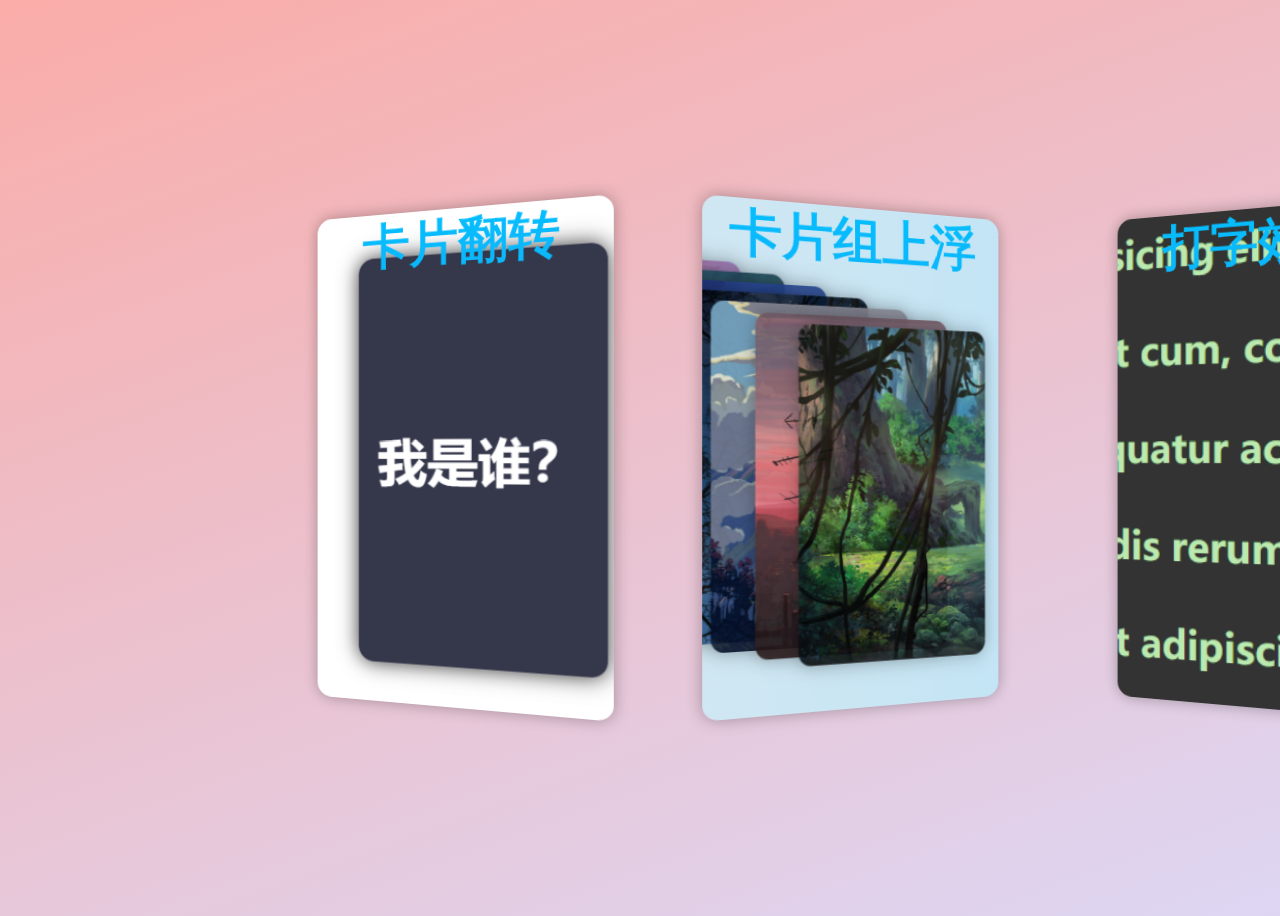
<file: 00-总导航-索引区/index.html>
<!DOCTYPE html>
<html lang="en">

<head>
    <meta charset="UTF-8">
    <title>总导航</title>
</head>
<style>
    :root {
        --move-distance: 0px;
    }

    body {
        scrollbar-width: 0;
        user-select: none;
        height: 100vh;
        display: flex;
        justify-content: flex-start;
        align-items: center;
        overflow: hidden;
        background-image: linear-gradient(-20deg, #ddd6f3 0%, #faaca8 100%, #faaca8 100%);
        background-repeat: no-repeat;
    }

    .cover {
        position: fixed;
        top: 0;
        left: 0;
        width: 100%;
        height: 100%;
        z-index: -1;
    }

    .container {
        margin-left: 100px;
        display: flex;
        justify-content: flex-start;
        align-items: center;
        height: 100%;
        gap: 100px;
        transition: .5s;
        transform: translateX(var(--move-distance));
    }

    .item-container:nth-child(1) {
        margin-left: 200px;
    }

    .item-container {
        background-size: cover;
        border-radius: 15px;
        transition: .6s;
    }

    .item {
        transform-style: preserve-3d;
        box-shadow: 0 0 15px rgba(0, 0, 0, 0.3);
        border-radius: 15px;
        width: 300px;
        height: 500px;
        background-image: linear-gradient(to top, #4481eb 0%, #04befe 100%);
        background-clip: text;
        text-align: center;
        font-size: 50px;
        font-weight: 600;
        color: transparent;
    }
</style>

<body>
    <div class="container"></div>
    <div class="cover"></div>
</body>
<script>
    const position = {
        movedistance: {
            x: 0,
            y: 0
        },
        mouseup: {
            x: 0,
            y: 0
        },
        mousedown: {
            x: 0,
            y: 0
        }
    }
    const cover = document.querySelector('.cover');
    const container = document.querySelector('.container');
    let rotateStatus = false
    let distance = 0
    const lists = [
        { id: 1, front: '卡片翻转', back: '', url: '../01-卡片翻转/index.html' },
        { id: 2, front: '卡片组上浮', back: '', url: '../02-卡片组波纹状上浮/index.html' },
        { id: 3, front: '打字效果', back: '', url: '../03-打字效果/index.html' },
        { id: 4, front: '动画下划线', back: '', url: '../04-文字动画下划线/index.html' },
        { id: 5, front: '女神异闻录', back: '', url: '../05-女神异闻录交互/index.html' },
        { id: 6, front: '视差滚动', back: '', url: '../06-视差滚动/index.html' },
        { id: 7, front: '进度条-直', back: '', url: '../07-进度条-直/index.html' },
        { id: 8, front: '进度条-圆', back: '', url: '../08-进度条-圆/index.html' },
        { id: 9, front: '轮盘展示', back: '', url: '../09-轮盘展示/index.html' },
        { id: 10, front: '节流显示', back: '', url: '../10-内容节流显示/index.html' },
        { id: 11, front: '接球小游戏', back: '', url: '../11-接球小游戏/index.html' },
    ]
    //遍历对象创建item元素
    for (let i = 0; i < lists.length; i++) {
        console.log(`./assets/cover-img/${lists[i].id}.png`);
        container.innerHTML += `
        <div class="item-container" style="background-image: url(./assets/cover-img/${lists[i].id}.png);">
            <div class="item">
                <div class="front"><span>${lists[i].front}</span></div>
                <div class="back"></div>
            </div>
        </div>
        `
    }


    //拉动item内容区
    //mouseup事件回调方法
    const mouseupHandler = (e) => {
        position.mouseup.x = e.clientX
        position.mouseup.y = e.clientY
        moveItems(computedMoveDistance())
    }
    //mousedown事件回调方法
    const mousedownHandler = (e) => {
        position.mousedown.x = e.clientX
        position.mousedown.y = e.clientY
    }
    //计算拉动距离，判断方向
    const computedMoveDistance = () => {
        position.movedistance.x = position.mouseup.x - position.mousedown.x
        position.movedistance.y = position.mouseup.y - position.mousedown.y
        if (position.movedistance.x > 0) {
            return 'right'
        } else {
            return 'left'
        }
    }
    //移动item-container
    const moveItems = (direction) => {
        if (direction === 'right') {
            distance = getComputedStyle(container).getPropertyValue('--move-distance')
            rotateItems()
            container.style.setProperty('--move-distance', `${parseInt(distance) + 400}px`)
        } else if (direction === 'left') {
            distance = getComputedStyle(container).getPropertyValue('--move-distance')
            rotateItems()
            container.style.setProperty('--move-distance', `${parseInt(distance) - 400}px`)
        }
    }

    //旋转item
    const rotateItems = () => {
        const itemContainers = document.querySelectorAll('.item-container');
        itemContainers.forEach((item, index) => {
            if (rotateStatus) {
                console.log(1);
                if (index % 2 === 0) {
                    item.style.transform = 'perspective(500px) rotateY(10deg)';
                } else {
                    item.style.transform = 'perspective(500px) rotateY(-10deg)';
                }
            } else {
                console.log(2);
                if (index % 2 === 0) {
                    item.style.transform = 'perspective(500px) rotateY(-10deg)';
                } else {
                    item.style.transform = 'perspective(500px) rotateY(10deg)';
                }
            }
        })
        rotateStatus = !rotateStatus
    }

    //监听器
    document.addEventListener('mouseup', mouseupHandler)
    document.addEventListener('mousedown', mousedownHandler)

    //等待元素添加完毕，执行每个item的动画
    setTimeout(() => {
        const itemContainers = document.querySelectorAll('.item-container');
        rotateItems()
        itemContainers.forEach((item,index) => {
            item.addEventListener('click', () => {
                window.open(lists[index].url)
            })
        })
    }, 500)
</script>

</html>
</file>
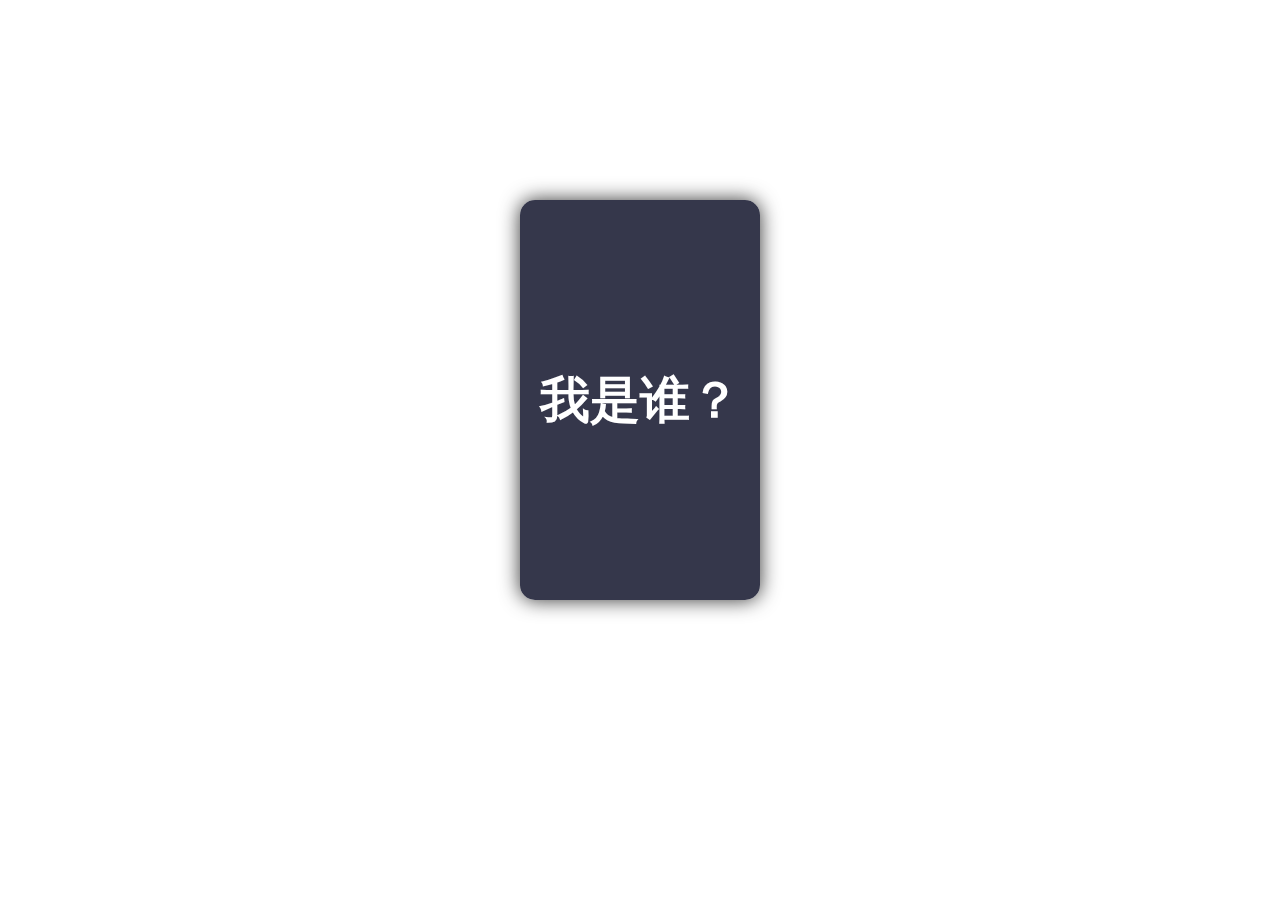
<file: 01-卡片翻转/index.html>
<!DOCTYPE html>
<html lang="en">

<head>
    <meta charset="UTF-8">
    <title>卡片翻转</title>
</head>
<style>
    .card-container {
        margin: 200px auto;
        width: 240px;
        height: 400px;
        background-color: transparent;
        z-index: 200;
    }

    .card {
        color: white;
        font-size: 50px;
        font-weight: bolder;
        width: 240px;
        height: 400px;
        background-color: transparent;
        box-shadow: 0 0 20px rgba(0, 0, 0, 0.8);
        border-radius: 15px;
        transform-style: preserve-3d;
        transition: .5s;
        z-index: 2;
    }

    .front {
        text-align: center;
        border-radius: 15px;
        line-height: 400px;
        position: absolute;
        width: 100%;
        transform-style: preserve-3d;
        background-color: #35374B;
        height: 100%;
        backface-visibility: hidden;
        z-index: 1;
    }

    .back {
        position: absolute;
        border-radius: 15px;
        text-align: center;
        line-height: 400px;
        background-image: url(./assets/1.jpg);
        background-size: cover;
        width: 100%;
        height: 100%;
        transform: rotateY(180deg);
        transform-style: preserve-3d;
        backface-visibility: hidden;
        z-index: 0;
    }

    @keyframes rotate {
        to {
            transform: rotate(45deg);
        }
    }
</style>

<body>
    <div class="card-container">
        <div class="card">
            <div class="front">我是谁？</div>
            <div class="back">冲田总司</div>
        </div>
    </div>
    <script>
        const card = document.querySelector(".card")
        const front = document.querySelector(".front")
        let timer
        const mouseListener = () => {
            if (timer) {
                timer = null
                mouseListener()
            } else {
                timer = setTimeout(function () {
                    card.style.transform = "rotateX(10deg) rotateY(180deg)  translateY(-20px)"
                }, 100)
            }
        }

        card.addEventListener('mouseenter', mouseListener)

        card.addEventListener('mouseleave', function () {
            this.style.transform = "rotateY(0deg)"
        })

    </script>
</body>


</html>
</file>
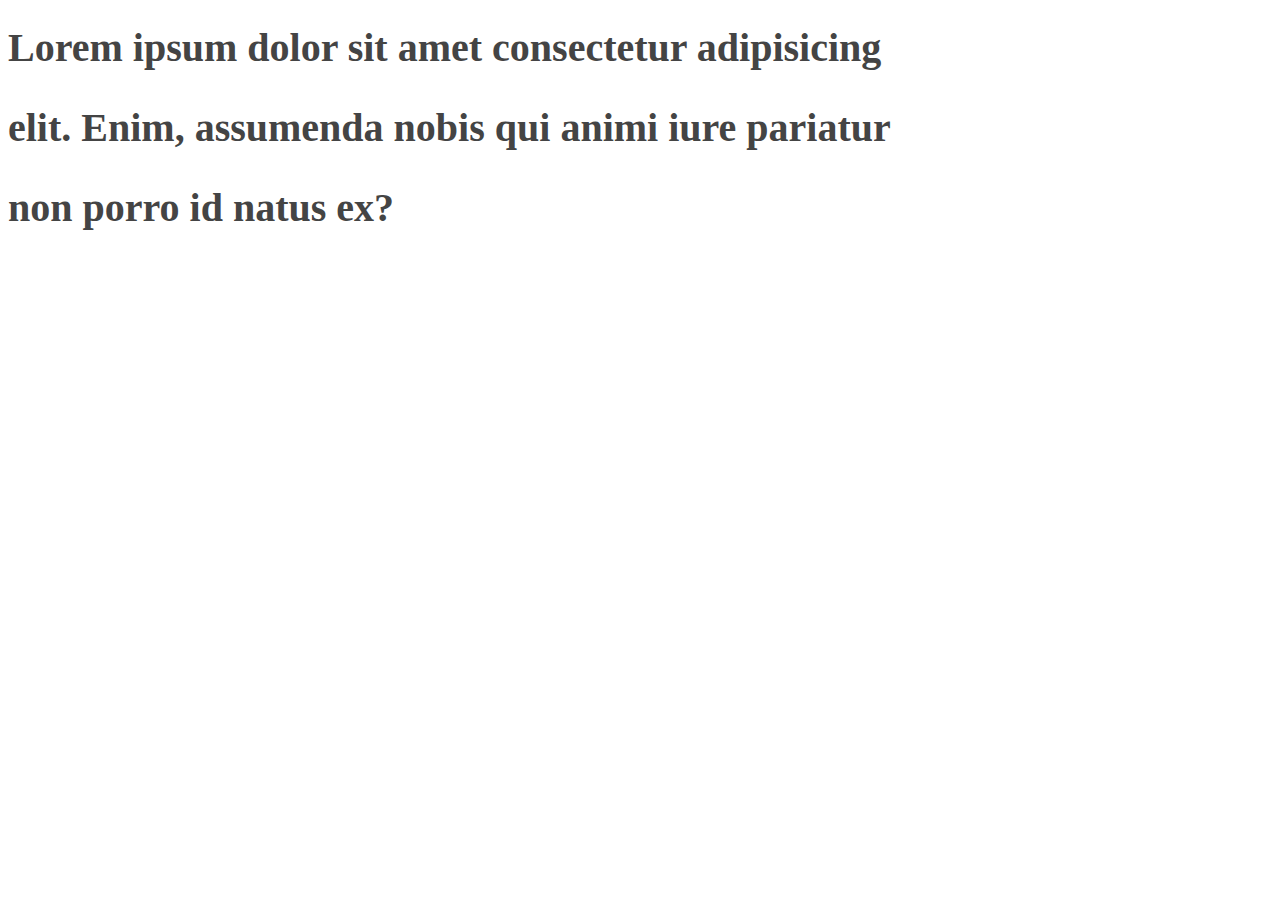
<file: 04-文字动画下划线/index.html>
<!DOCTYPE html>
<html lang="en">
<head>
    <meta charset="UTF-8">
    <title>文字动画下划线</title>
</head>
<style>
    .container{
        width: 900px;
        height: 80px;
    }

    .text{
        word-wrap: break-word;
        display: inline;
        width: 100%;
        height: 100%;
        line-height: 80px;
        font-size: 40px;
        font-weight: bolder;
        background: linear-gradient(to right, #fad0c4 0%, #ffd1ff 100%) no-repeat right bottom;
        background-size: 0% 6px;
        color: #444;
        transition: background-size 2s ease-in-out;
    }

    .text:hover{
        background-position-x: left;
        background-size: 100% 6px;
    }
</style>
<body>
    <div class="container">
        <div class="text">Lorem ipsum dolor sit amet consectetur adipisicing elit. Enim, assumenda nobis qui animi iure pariatur non porro id natus ex?</div>
    </div>
</body>
</html>
</file>
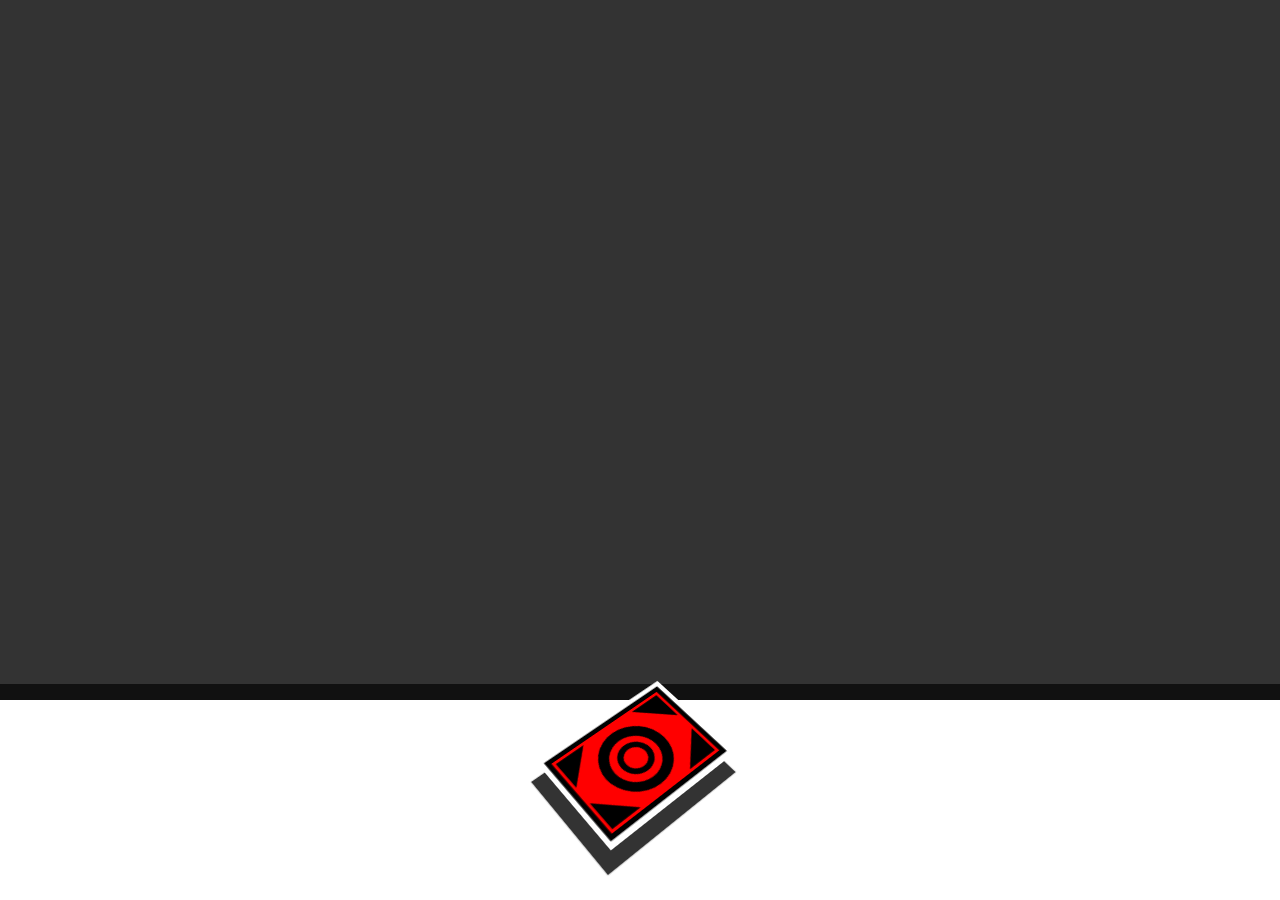
<file: 05-女神异闻录交互/index.html>
<!DOCTYPE html>
<html lang="en">

<head>
    <meta charset="UTF-8">
    <title>女神异闻录</title>
</head>
<style>
    body {
        overflow-y: hidden;
        background-color: #333;
    }

    .content-container {
        display: flex;
        flex-direction: column;
        justify-content: flex-start;
        align-items: center;
        gap: 40px;
        position: fixed;
        left: 0;
        top: 0;
        width: 100%;
        height: 90%;
        transition: background-color 0.25s linear;
        background-color: 333;
    }

    .content-container h1 {
        font-weight: bold;
        font-size: 50px;
        color: white;
        display: none;
        transition: all 0.25s ease-in-out;
    }

    .box-container {
        display: flex;
        flex-direction: row;
        justify-content: center;
        gap: 40px;
    }

    .box1,
    .box2 {
        text-align: center;
        line-height: 450px;
        font-size: 50px;
        font-weight: 600;
        color: white;
        width: 450px;
        height: 450px;
        border-radius: 30px;
        background-color: rgba(132, 132, 132, 0.5);
        display: none;
        transition: all 0.25s ease-in-out;
    }

    .card {
        position: fixed;
        bottom: 7%;
        left: 45%;
        transform-style: preserve-3d;
        /*        border: solid 8px white;*/
        transform: perspective(500px) rotateX(30deg) rotateZ(50deg);
        width: 120px;
        height: 160px;
        box-shadow: 16px 16px 1px rgba(0, 0, 0, 0.8);
        /*         background-color: red;*/
        transition: all 0.2s cubic-bezier(.01, 1.28, 1, 1);
        z-index: 3;
    }

    .shootlight {
        position: fixed;
        top: -31%;
        left: -120%;
        width: 260%;
        height: 100%;
        transform-origin: 60% 20%;
        transform: scale(1.3) rotate(15deg);
        transition: transform 0.3s ease-in-out;
        z-index: 2;
    }

    .win01 {
        position: fixed;
        top: 20%;
        left: 50%;
        transform: translate(-50%, -50%);
        width: 50%;
        height: 140px;
        z-index: 3;
    }

    .win02 {
        position: fixed;
        top: 25%;
        left: 60%;
        transform: translate(-50%, -50%);
        width: 25%;
        height: 100px;
        z-index: 3;
    }

    .win03 {
        position: fixed;
        top: 25%;
        left: 42%;
        transform: translate(-50%, -50%);
        width: 25%;
        height: 100px;
        z-index: 2;
    }

    .back {
        position: fixed;
        top: 0;
        left: 0;
        width: 100%;
        height: 100%;
        display: none;
        background-color: rgb(56, 56, 56);
        z-index: 2;
    }

    .footer {
        position: fixed;
        bottom: 0;
        left: 0;
        width: 100%;
        height: 200px;
        border-top: 16px solid #111;
        background-color: white;
    }
</style>
<body>
    <div class="content-container">
        <h1>你想发点什么？</h1>
        <div class="box-container">
            <div class="box1">发图集</div>
            <div class="box2">发帖子</div>
        </div>
    </div>
    <div class="back">
        <svg  class="shootlight" xmlns="http://www.w3.org/2000/svg" xmlns:xlink="http://www.w3.org/1999/xlink" width="271.4296569824219" height="103.5" viewBox="0 0 271.4296569824219 103.5" fill="none">
            <path d="M53.1677 96L0 96L62.5 103.5L53.1677 42.7569L123.668 69.7569L137.5 43.5L271.43 48.0692L271.43 43.0681L137.5 10L134 48.5L20 0L53.1677 96Z"   fill="#FF0000" >
            </path>
        </svg>                                                             
        <img class="win01" src="../svg/女神异闻录ui素材/弹出框.svg" alt="">
        <img class="win02" src="../svg/女神异闻录ui素材/确认框.svg" alt="">
        <img class="win03" src="../svg/女神异闻录ui素材/取消框.svg" alt="">
    </div>
    <svg class="card" xmlns="http://www.w3.org/2000/svg" xmlns:xlink="http://www.w3.org/1999/xlink" width="110"
        height="150" viewBox="0 0 110 150" fill="none">
        <rect x="0" y="0" width="110" height="149.99999999999997" fill="#FFFFFF">
        </rect>
        <rect x="5" y="5" width="100" height="140" fill="#000000">
        </rect>
        <rect x="10" y="10" width="90" height="130" fill="#FF0000">
        </rect>
        <path class="paths" d="M97 45L97 13L65 13L97 45Z" fill="#000000">
        </path>
        <path class="paths" d="M65 137L97.0001 137L97.0001 105L65 137Z" fill="#000000">
        </path>
        <path class="paths" d="M13 105L13 137L45 137L13 105Z" fill="#000000">
        </path>
        <path class="paths" d="M44.9999 12.9999L12.9999 12.9999L12.9999 45L44.9999 12.9999Z" fill="#000000">
        </path>
        <circle class="cir01" cx="55.5" cy="75.5" r="35.5" fill="#000000">
        </circle>
        <circle class="cir02" cx="56" cy="76" r="25" fill="#FF0000">
        </circle>
        <circle class="cir03" cx="55.5" cy="75.5" r="17.5" fill="#000000">
        </circle>
        <circle class="cir04" cx="55.5" cy="75.5" r="11.5" fill="#FF0000">
        </circle>
    </svg>
    <div class="footer"></div>
</body>
<script>
    const body = document.querySelector('body');
    const card = document.querySelector('.card');
    const content = document.querySelector('.content-container');
    const h1 = document.querySelector('.content-container h1');
    const box1 = document.querySelector('.box1');
    const box2 = document.querySelector('.box2');
    const back = document.querySelector('.back');
    const shootlight = document.querySelector('.shootlight');
    const win02 = document.querySelector('.win02');
    const win03 = document.querySelector('.win03');
    const cir01 = document.querySelector('.cir01');
    const cir02 = document.querySelector('.cir02');
    const cir03 = document.querySelector('.cir03');
    const cir04 = document.querySelector('.cir04');
    const paths = document.querySelectorAll('.paths');

    const cardClickHandler_action00 = () => {
        console.log('card00');
        card.style.boxShadow = '-12px 12px 50px #333';
        card.style.transition = 'all 0.2s cubic-bezier(.01, 1.28, 1, 1)'
        card.style.transform = 'perspective(500px) rotateX(30deg) rotateZ(50deg)'
        back.style.display = 'none';
        content.style.display = 'none';
        card.addEventListener('click', cardClickHandler_action01)
        card.removeEventListener('click', cardClickHandler_action02)
    }

    const cardClickHandler_action01 = () => {
        content.style.display = 'flex';
        card.style.transform = 'perspective(500px) translate(0px, -200px) rotateZ(-70deg) rotateX(20deg) rotateY(-20deg) scale(1.3) ';
        card.style.boxShadow = '-12px 12px 50px red';
        content.style.backgroundColor = '#333';
        h1.style.display = 'block';
        box1.style.display = 'block';
        box2.style.display = 'block';
    }

    const cardClickHandler_action02 = () => {
        back.style.display = 'block';
        card.style.boxShadow = '-12px 12px 50px #333';
        card.style.transform = 'translate(-20px, -1620px) rotateX(10deg) rotateZ(165deg) scale(1.2) ';
    }

    const cardClickHandler_action03 = () => {
        card.style.boxShadow = '16px 16px 1px rgba(0, 0, 0, 0.8)'
        card.style.transition = 'all 0.2s cubic-bezier(.01, 1.28, 1, 1)'
        card.style.transform = 'perspective(500px) rotateX(30deg) rotateZ(50deg)'
        card.innerHTML = `
        <rect x="0" y="0" width="110" height="149.99999999999997" fill="#FFFFFF">
        </rect>
        <rect x="5" y="5" width="100" height="140" fill="#000000">
        </rect>
        <rect x="10" y="10" width="90" height="130" fill="#FF0000">
        </rect>
        <path class="paths" d="M97 45L97 13L65 13L97 45Z" fill="#000000">
        </path>
        <path class="paths" d="M65 137L97.0001 137L97.0001 105L65 137Z" fill="#000000">
        </path>
        <path class="paths" d="M13 105L13 137L45 137L13 105Z" fill="#000000">
        </path>
        <path class="paths" d="M44.9999 12.9999L12.9999 12.9999L12.9999 45L44.9999 12.9999Z" fill="#000000">
        </path>
        <circle class="cir01" cx="55.5" cy="75.5" r="35.5" fill="#000000">
        </circle>
        <circle class="cir02" cx="56" cy="76" r="25" fill="#FF0000">
        </circle>
        <circle class="cir03" cx="55.5" cy="75.5" r="17.5" fill="#000000">
        </circle>
        <circle class="cir04" cx="55.5" cy="75.5" r="11.5" fill="#FF0000">
        </circle>
        `
        back.style.display = 'none';
        shootlight.style.top = '-31%'
        shootlight.style.left = '-120%'
        shootlight.style.transition = 'none'
        shootlight.style.transform = 'scale(1.3) rotate(15deg)'
        card.removeEventListener('click', cardClickHandler_action03)
        card.addEventListener('click', cardClickHandler_action01)
    }

    const box1ClickHandler_action01 = (e) => {
        e.stopPropagation()
        back.style.display = 'none';
        content.style.display = 'none';
        card.style.transform = 'perspective(400px) translate(360px, -1815px) rotateZ(-90deg) rotateX(2deg) rotateY(-2deg) scale(0.65) ';
        card.style.boxShadow = '-12px 12px 50px #333';
        card.removeEventListener('click', cardClickHandler_action01)
        card.addEventListener('click', cardClickHandler_action02)
    }

    const win02ClickHandler_action01 = () => {
        card.style.transformOrigin = 'center';
        cir01.setAttribute('r', '50')
        cir02.setAttribute('r', '36')
        cir03.setAttribute('r', '26')
        cir04.setAttribute('r', '16')
        paths.forEach(path => {
            path.setAttribute('fill','none')
        })
        card.innerHTML = `
            <rect x="0" y="0" width="109.99999999999974" height="150"   fill="#FFFFFF" >
            </rect>
            <rect x="5" y="5" width="100" height="139.99999380111694"   fill="#000000" >
            </rect>
            <rect x="10" y="10" width="90" height="129.9999876022339"   fill="#FF0000" >
            </rect>
            <ellipse cx="55.5" cy="75.49999904632568" rx="50" ry="49.999999046325684"   fill="#000000" >
            </ellipse>
            <ellipse cx="56" cy="75.99999809265137" rx="36" ry="35.99999809265137"   fill="#FF0000" >
            </ellipse>
            <circle cx="55.5" cy="75.5" r="26"   fill="#000000" >
            </circle>
            <ellipse cx="55.5" cy="75.50000190734863" rx="16" ry="16.000001907348633"   fill="#FF0000" >
            </ellipse>
            <rect x="10" y="10" width="6" height="129.9999876022339"   fill="#FF0000" >
            </rect>
            <rect x="94" y="10" width="6" height="129.9999876022339"   fill="#FF0000" >
            </rect>
            <rect x="88.42431640625" y="36.3453369140625" width="20" height="20" transform="rotate(112.9999971477205 88.42431640625 36.3453369140625)" stroke="rgba(255, 255, 255, 1)" stroke-width="1"      fill="#000000" >
            </rect>
            <rect x="85.59512329101562" y="37.059539794921875" width="16" height="16" transform="rotate(111.00000027522216 85.59512329101562 37.059539794921875)"   fill="#FF0000" >
            </rect>
            <g >
            <path     fill="#FFFFFF"  d="M80.5479 44.6422C79.9082 44.9429 79.0134 45.3615 78.5069 45.5364L78.9327 46.868C79.4339 46.6668 80.3002 46.2157 80.8965 45.8909L80.5479 44.6422ZM78.845 37.5518C78.9909 37.7027 78.9416 38.2113 78.7738 38.8372L78.367 40.3556C76.3318 39.0028 74.9254 37.2967 74.3802 34.9268C74.0236 35.1915 73.3336 35.5408 72.9826 35.6455C73.3803 37.2678 74.1061 38.5928 75.1204 39.7218C74.433 39.9227 73.788 40.1971 73.2001 40.5365C72.9261 39.5189 72.8285 38.3995 72.8918 37.2362C72.5074 37.419 71.8787 37.586 71.4643 37.6489C71.4535 38.9877 71.5949 40.2679 71.9653 41.4356C71.0522 42.2469 70.2602 43.3018 69.5915 44.6383C69.9243 44.9263 70.4014 45.4641 70.622 45.8462C71.1692 44.6387 71.8205 43.6454 72.5527 42.8601C73.1789 44.0466 74.1014 45.1013 75.426 45.9532L76.139 45.1007L76.1493 44.8301L77.0624 41.4223C77.3443 41.6221 77.6294 41.8103 77.926 42.0016L76.5811 47.0205L77.911 47.3893L79.1689 42.6949C79.844 43.0497 80.5749 43.3822 81.3467 43.7008L82.021 42.2044C81.1564 41.8609 80.3476 41.4951 79.5975 41.0953L80.0261 39.4957C80.5365 39.9555 81.1744 40.4494 81.7939 40.8266L82.417 39.4283C81.5634 38.9511 80.7658 38.2652 80.5712 38.064C80.3481 37.8303 80.2293 37.6246 80.2179 37.4352C79.8445 37.4842 79.1596 37.5367 78.845 37.5518ZM73.687 41.872C74.3323 41.4113 75.0307 41.0767 75.7707 40.865L75.0066 43.7164C74.4538 43.1832 74.0132 42.5558 73.687 41.872Z">
            </path>
            </g>
            <rect x="78.939208984375" y="55.048004150390625" width="16" height="16" transform="rotate(126.99999762979643 78.939208984375 55.048004150390625)" stroke="rgba(255, 255, 255, 1)" stroke-width="1"      fill="#000000" >
            </rect>
            <g >
            <path     fill="#FFFFFF"  d="M76.0752 56.4159C75.1584 56.4162 73.9513 56.3631 73.2628 56.2199L73.1228 57.662C73.8161 57.7788 75.0161 57.7815 75.9186 57.7404L76.0752 56.4159ZM73.8115 59.8188C73.2788 59.748 72.5879 59.648 72.0841 59.5389L72.9724 58.3601L71.9278 57.5729L70.4112 59.5855L69.3666 58.7983L71.1359 56.4503L70.0913 55.6631L68.4303 57.8674C67.9064 57.127 67.6209 56.0103 68.1771 54.1756C67.764 54.285 67.0871 54.3459 66.7151 54.321C66.3466 55.9666 66.5022 57.1958 66.9345 58.1376C65.7316 58.358 64.4519 58.5807 63.6621 58.6317L63.8605 60.0434C64.7032 59.9421 66.0743 59.638 67.2965 59.372L65.5199 61.7296L66.5645 62.5167L68.4711 59.9867L69.5157 60.7738L67.8547 62.9781L68.8993 63.7652L69.6865 62.7206C69.8844 63.2755 70.1278 63.9096 70.3809 64.491L71.5997 63.5914C71.2386 63.0338 70.8276 62.2432 70.5531 61.5706L71.6364 60.133L71.4692 60.8335C71.9633 60.9354 72.8319 61.019 73.4726 61.066L73.8115 59.8188ZM72.0433 56.3828L73.6826 54.2073L72.6188 53.4057L71.81 54.479L69.2128 52.5219C69.3725 51.9511 69.3624 51.147 69.1963 50.2707L67.442 50.2259C67.7643 50.9946 68.115 51.905 67.9056 52.1829C67.7395 52.4034 67.1705 52.5005 66.5819 52.7631C65.6545 53.1762 64.9112 53.9234 63.9579 55.1884C63.1852 56.2138 62.0174 57.9032 61.5453 58.6293C61.8663 58.9013 62.3088 59.5503 62.5359 59.9468C63.1409 58.825 64.2655 57.1331 65.0527 56.0885C65.8904 54.9768 66.634 54.1097 67.5157 53.7373C67.7655 53.625 67.9937 53.5415 68.1906 53.4796L72.0433 56.3828Z">
            </path>
            </g>
            <rect x="69.83090209960938" y="66.83155822753906" width="16" height="16" transform="rotate(116.00002219801627 69.83090209960938 66.83155822753906)" stroke="rgba(255, 255, 255, 1)" stroke-width="1"      fill="#000000" >
            </rect>
            <g >
            <path     fill="#FFFFFF"  d="M65.5816 73.8467C65.0531 73.5889 64.5033 73.3475 63.9643 73.1113L66.1211 68.6892L62.9501 67.1426C61.548 66.4588 59.6813 65.4682 58.7921 64.0065C58.4991 64.2241 57.7404 64.575 57.3711 64.6753C58.2611 66.2175 60.2646 67.475 61.8343 68.2807L61.1452 69.6936C59.7967 69.0092 59.2893 68.7083 59.1961 68.516C59.1359 68.3932 59.1561 68.2695 59.2245 68.1293C59.314 67.946 59.4983 67.5953 59.7201 67.2228C59.3071 67.2483 58.7318 67.1413 58.3438 66.9788C58.0857 67.4804 57.8703 67.9495 57.7714 68.2617C57.6728 68.6008 57.6594 68.8746 57.8238 69.2219C58.0264 69.6277 58.9708 70.1551 61.2255 71.3082C61.3765 71.3819 61.7001 71.5397 61.7001 71.5397L63.0099 68.8541L64.1856 69.4275L62.6548 72.5661C60.9578 71.9119 59.3213 71.4075 57.9076 71.1853C57.5009 70.2125 57.2706 69.179 57.2279 68.1168C56.8431 68.2762 56.0724 68.4878 55.7025 68.5344C55.7862 69.403 55.977 70.2437 56.2803 71.0725C55.1645 71.1157 54.3253 71.4675 53.9571 72.2225C53.4679 73.2255 53.732 73.8884 55.649 75.0771C55.9467 74.795 56.4749 74.4786 56.9082 74.3294C55.5755 73.6126 55.0993 73.2202 55.2203 72.9721C55.3939 72.6162 56.0153 72.492 56.9391 72.5688C57.6229 73.8769 58.5689 75.1127 59.7608 76.2548L60.7101 75.1023C59.9628 74.4173 59.3222 73.6777 58.81 72.8938C59.7783 73.1257 60.8658 73.4692 62.0025 73.9035L60.3665 77.2578L61.6391 77.8785L62.1862 76.7568L62.4785 77.5536C63.0399 77.3334 63.9092 76.7828 64.5114 76.3421L64.1188 75.176C63.6443 75.492 63.0093 75.8632 62.5071 76.0989L63.312 74.4487C63.851 74.6849 64.3847 74.9319 64.9188 75.2057L65.5816 73.8467Z">
            </path>
            </g>
            <rect x="63.496490478515625" y="80.77084350585938" width="18" height="18" transform="rotate(108.00001700486234 63.496490478515625 80.77084350585938)" stroke="rgba(255, 255, 255, 1)" stroke-width="1"      fill="#000000" >
            </rect>
            <g >
            <path     fill="#E30000"  d="M52.9169 79.8191L51.1271 79.6644C51.0507 81.2588 50.956 83.3625 50.9132 85.3065L52.4959 85.5999L52.6047 83.5891L57.398 85.1465L56.8399 86.8642L58.3578 87.3573L59.9931 82.3243L58.4752 81.8312L57.9128 83.5621L52.72 81.8748C52.7806 81.0996 52.8461 80.3996 52.9169 79.8191ZM58.9122 89.8192L56.2935 88.9536L56.8992 87.0895L55.368 86.592L54.7839 88.3895C51.7644 87.217 49.655 85.7809 49.034 82.7086C48.6156 82.9995 47.8653 83.3152 47.379 83.4074C48.1715 86.9034 50.7523 88.6105 54.2604 90.0006L53.6807 91.7848C49.5388 90.3065 47.9087 89.6149 47.6397 89.1742C47.5009 88.9672 47.5086 88.8077 47.5864 88.5681C47.6859 88.2618 47.8979 87.6094 48.1762 86.9343C47.6502 87.0579 46.9063 87.037 46.4449 86.9165C46.1804 87.6402 45.9424 88.3725 45.8619 88.8468C45.7774 89.3787 45.8157 89.7592 46.2002 90.2521C46.6659 90.9481 48.5932 91.7215 53.9605 93.6421C54.1692 93.7246 54.6884 93.8934 54.6884 93.8934L55.77 90.5647L58.3844 91.4436L58.9122 89.8192Z">
            </path>
            </g>
            <rect x="54.62310791015625" y="96.78036499023438" width="5" height="12" transform="rotate(107.0000063585111 54.62310791015625 96.78036499023438)" stroke="rgba(255, 255, 255, 1)" stroke-width="1"      fill="#000000" >
            </rect>
            <g >
            <path     fill="#FFFFFF"  d="M46.5031 97.8993L47.0025 96.2659L53.3326 97.923L52.6777 100.065L46.5031 97.8993ZM46.1606 95.7157L45.4893 97.9114L43.2936 97.2401L43.9649 95.0444L46.1606 95.7157Z">
            </path>
            </g>
            <rect x="53.14947509765625" y="101.50508117675781" width="15" height="16" transform="rotate(106.00001984484224 53.14947509765625 101.50508117675781)" stroke="rgba(255, 255, 255, 1)" stroke-width="1"      fill="#000000" >
            </rect>
            <g >
            <path     fill="#FFFFFF"  d="M43.4512 104.169L43.8063 102.498L50.2568 103.597L49.7911 105.788L43.4512 104.169ZM42.9197 102.023L42.4423 104.269L40.1965 103.792L40.6738 101.546L42.9197 102.023Z">
            </path>
            </g>
            <rect  x="47.0743408203125" y="115.9951171875" width="14" height="15" transform="rotate(124.00000756099618 47.0743408203125 115.9951171875)"    fill="#000000" >
            </rect>
            <path fill-rule="evenodd"  fill="rgba(255, 255, 255, 1)"  d="M26.945 119.908L39.3806 128.296L47.4889 116.275L46.6598 115.716L39.1107 126.908L27.5042 119.079L35.0533 107.887L34.2242 107.328L26.1159 119.349L26.945 119.908Z">
            </path>
            <g >
            <path     fill="#D90000"  d="M37.1561 115.248L38.1601 113.866L43.6058 117.494L42.2891 119.306L37.1561 115.248ZM37.5431 113.072L36.1936 114.93L34.3361 113.58L35.6856 111.723L37.5431 113.072Z">
            </path>
            </g>
        `
        card.style.transition = 'all 0.2s cubic-bezier(.32,.54,.8,1.75)'
        card.style.boxShadow = '-12px 12px 50px red';
        shootlight.style.transition = 'transform 0.1s cubic-bezier(.32,.54,.8,1.75)'
        shootlight.style.top = '-54%'
        shootlight.style.left = '-98%'
        shootlight.style.transform = 'scale(1.3) rotate(-54deg)'
        shootlight.style.transform = 'scale(1.3) rotate(-54deg) rotate(-15deg)'
        card.style.transform = 'translate(-20px, -1320px) rotateX(32deg) rotateZ(10deg) scale(1.3) rotateZ(-120deg) scale(5)';
        card.style.transform = 'translate(-20px, -1320px) rotateX(32deg) rotateZ(10deg) scale(1.3) rotateZ(-120deg) scale(5) rotateZ(-15deg)';
        setTimeout(()=>{
            shootlight.style.transform = 'scale(1.3) rotate(-54deg) rotate(-15deg) rotate(15deg)'
            card.style.transform = 'translate(-20px, -1320px) rotateX(32deg) rotateZ(10deg) scale(1.3) rotateZ(-120deg) scale(5) rotateZ(-15deg) rotateZ(15deg)';
        },50)
        card.removeEventListener('click', cardClickHandler_action02)
        card.addEventListener('click', cardClickHandler_action03)
    }

    card.addEventListener('click', cardClickHandler_action01)
    box1.addEventListener('click', box1ClickHandler_action01)
    win02.addEventListener('click', win02ClickHandler_action01)
    win03.addEventListener('click', box1ClickHandler_action01)
    content.addEventListener('click', cardClickHandler_action00)
</script>

</html>
</file>
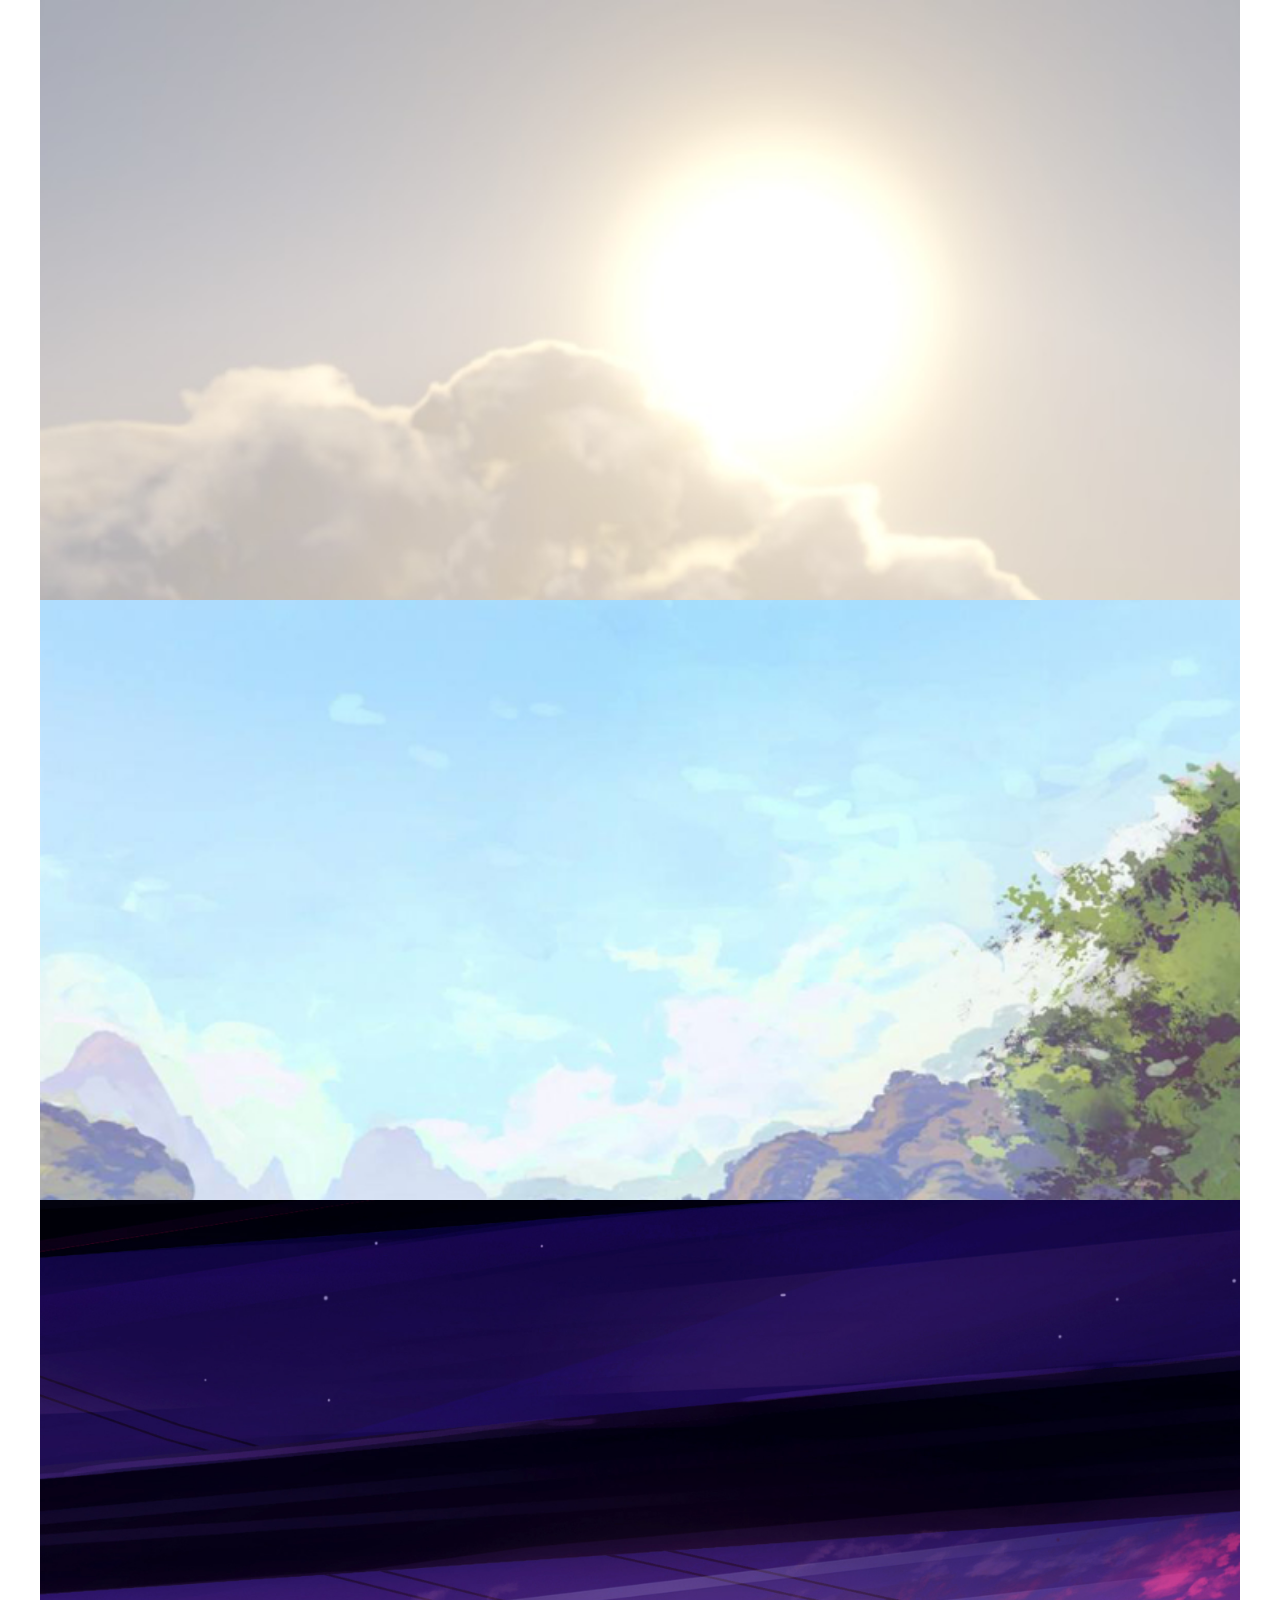
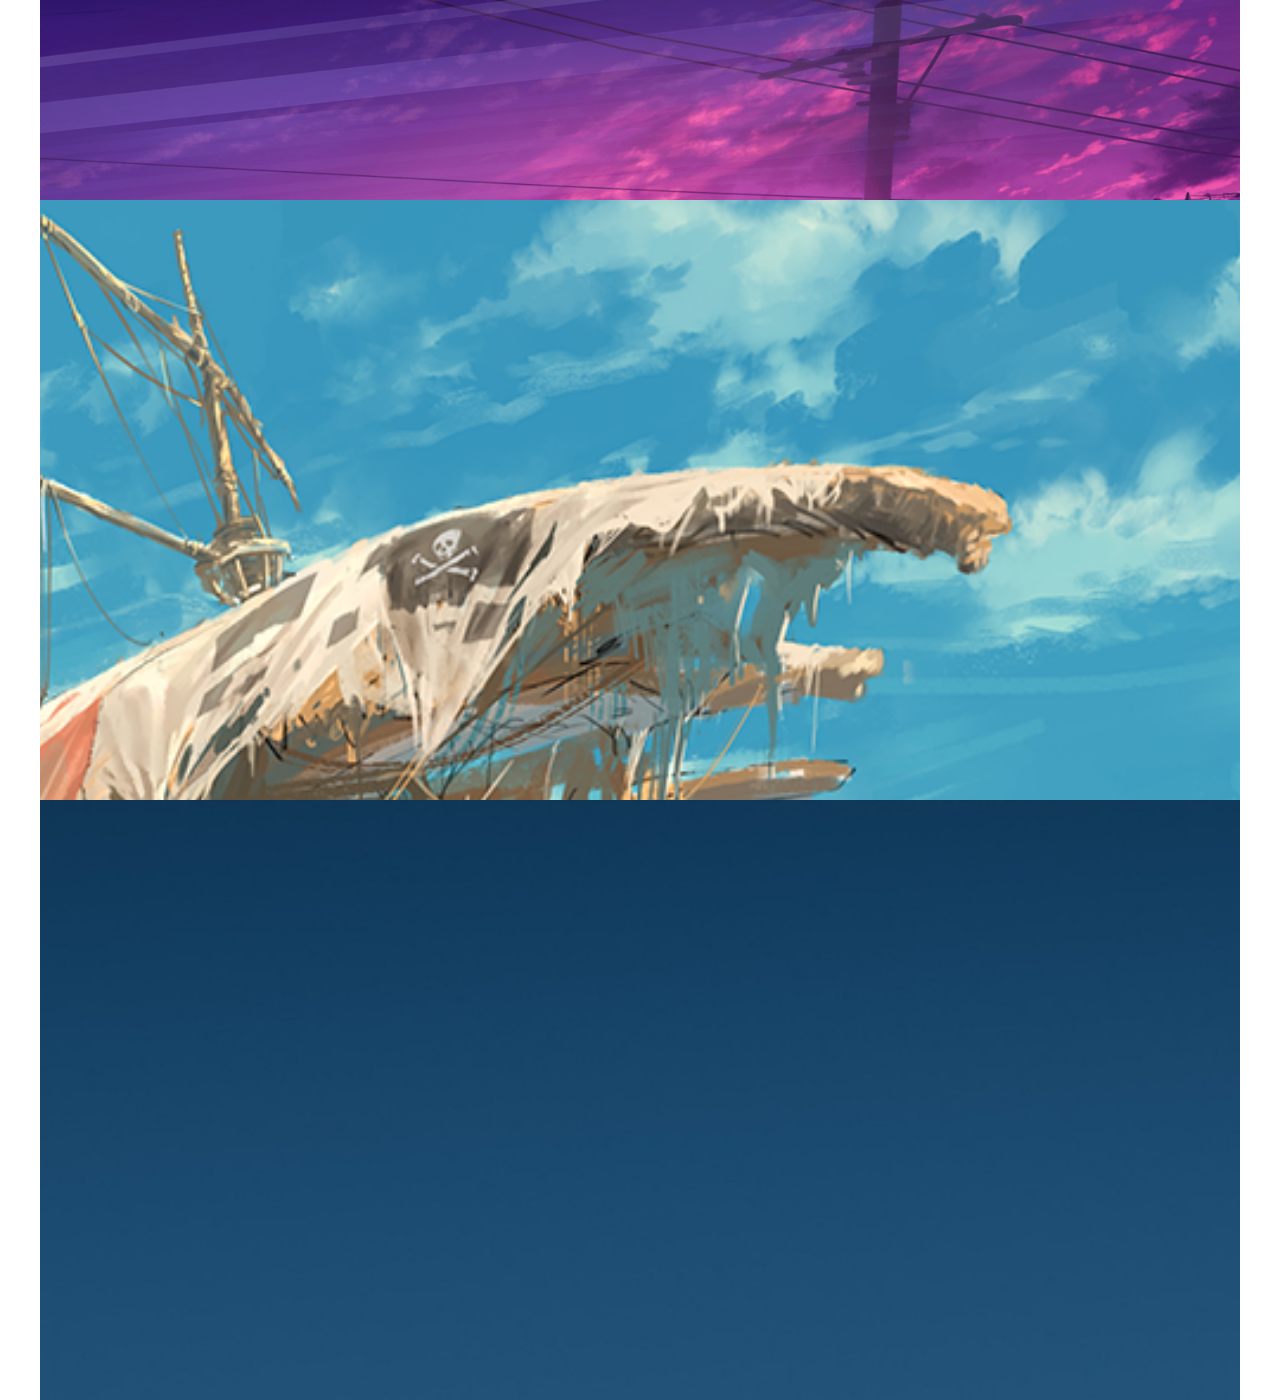
<file: 06-视差滚动/index.html>
<!DOCTYPE html>
<html lang="en">
<head>
    <meta charset="UTF-8">
    <meta name="viewport" content="width=device-width, initial-scale=1.0">
    <title>视差滚动</title>
</head>
<style>
    ::-webkit-scrollbar{
        width: 0;
    }
    *{
        margin: 0;
        padding: 0;
    }
    .cover{
        position: fixed;
        top: 0;
        left: 0;
        width: 100%;
        height: 100%;
        background-color: rgba(0, 0, 0, 0.0);
        z-index: 2;
    }
    .image-container{
        margin: 0 auto;
        overflow: auto;
        width: 1200px;
        height: 600px;
        background: no-repeat center;
        transition: .5s;
    }
    .image{
        width: 100%;
        height: 1600px;
        background: no-repeat center/cover;
        transition: .5s;

    }
</style>

<body>
    <div class="cover"></div>
    <div class="image-container">
        <div class="image"></div>
    </div>
    <div class="image-container">
        <div class="image"></div>
    </div>
    <div class="image-container">
        <div class="image"></div>
    </div>
    <div class="image-container">
        <div class="image"></div>
    </div>
    <div class="image-container">
        <div class="image"></div>
    </div>
</body>
<script>
    const image = document.querySelectorAll('.image');
    const imageContainer = document.querySelectorAll('.image-container');
    const body = document.querySelector('body');
    let previousScrollTop = 0
    let timer
    let status

    window.onload = function() {
        window.scrollTo(0, 0);
    }

    for (let i = 0; i < image.length; i++) {
        image[i].style.backgroundImage = `url("../02-卡片组波纹状上浮/assets/${i+1}.jpg")`
    }

    const scrollDirect = () => {
        if(window.scrollY - previousScrollTop > 0){
            previousScrollTop = window.scrollY
            return 'down'
        }else if(window.scrollY - previousScrollTop < 0){
            previousScrollTop = window.scrollY
            return 'up'
        }
    }

    const scrollAll = () => {
        status = scrollDirect()
        if(timer){
            timer = null
            scrollAll()
        }else{
            setTimeout(() => {
                imageContainer.forEach((item,index)=>{
                    item.scrollIntoView({
                        behavior: 'smooth'
                    })
                    if(status === 'up'){
                        item.scrollTop = item.scrollTop - 5;
                    }else if(status === 'down'){
                        item.scrollTop = item.scrollTop + 5;
                    }
                })
            },200)
        }
    }

    window.addEventListener('scroll', scrollAll)

    
</script>
</html>
</file>
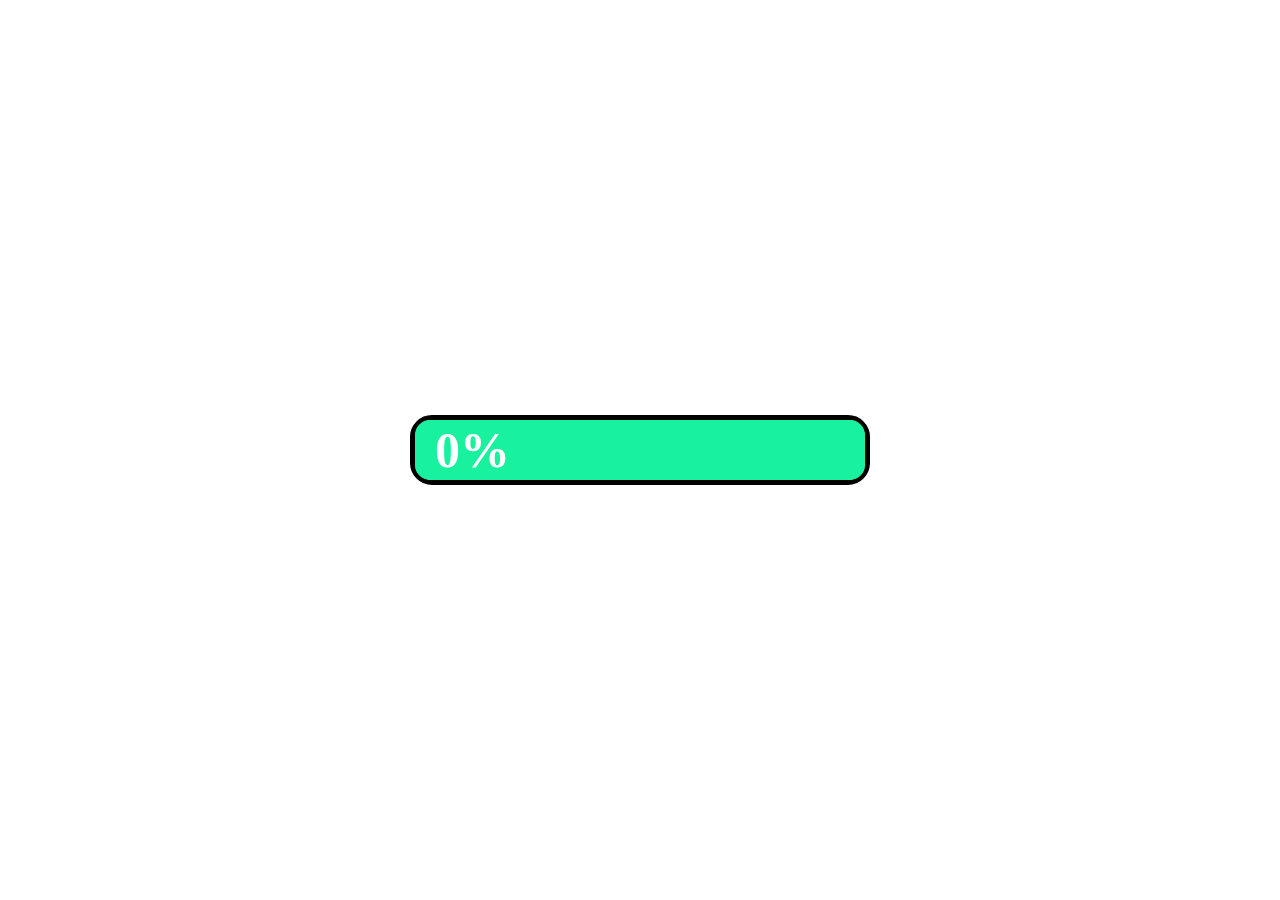
<file: 07-进度条-直/index.html>
<!DOCTYPE html>
<html lang="en">
<head>
    <meta charset="UTF-8">
    <title>进度条-直</title>
</head>
<style>
    .container {
        position: absolute;
        top: 50%;
        left: 50%;
        transform: translate(-50%, -50%);
        border-radius: 22px;
        border: 5px solid black;
        width: 450px;
        height: 60px; 
        background-color: #f3f3f3;
        display: flex;
        justify-content: center;
        align-items: center;
    }
    .progress {
        width: 100%;
        height: 100%;
        border-radius: 15px;
        transition: 0.5s;
        background: linear-gradient(to right, #18f19e 100% , transparent 100%) no-repeat;
        background-size: 100% 100%;
        animation: progress 3s linear forwards;
    }

    .progress::before{
        content: '0%';
        color: #fff;
        font-size: 50px;
        line-height: 60px;
        padding-left: 20px;
        font-weight: 600;
        display: inline-block;
        transition: .5s;
        z-index: 2;
        animation: progress 3s ease-in-out forwards;
    }

    @keyframes progress {
        0%{
            background-size: 0% 100%;
            content: '0%';
        }
        20%{
            background-size: 20% 100%;
            content: '20%';
        }
        40%{
            background-size: 40% 100%;
            content: '40%';
        }
        60%{
            background-size: 60% 100%;
            content: '60%';
        }
        80%{
            background-size: 80% 100%;
            content: '80%';
        }
        100%{
            background-size: 100% 100%;
            content: '100%';
        }
    }
</style>
<body>
    <div class="container">
        <div class="progress"></div>
    </div>
</body>
</html>
</file>
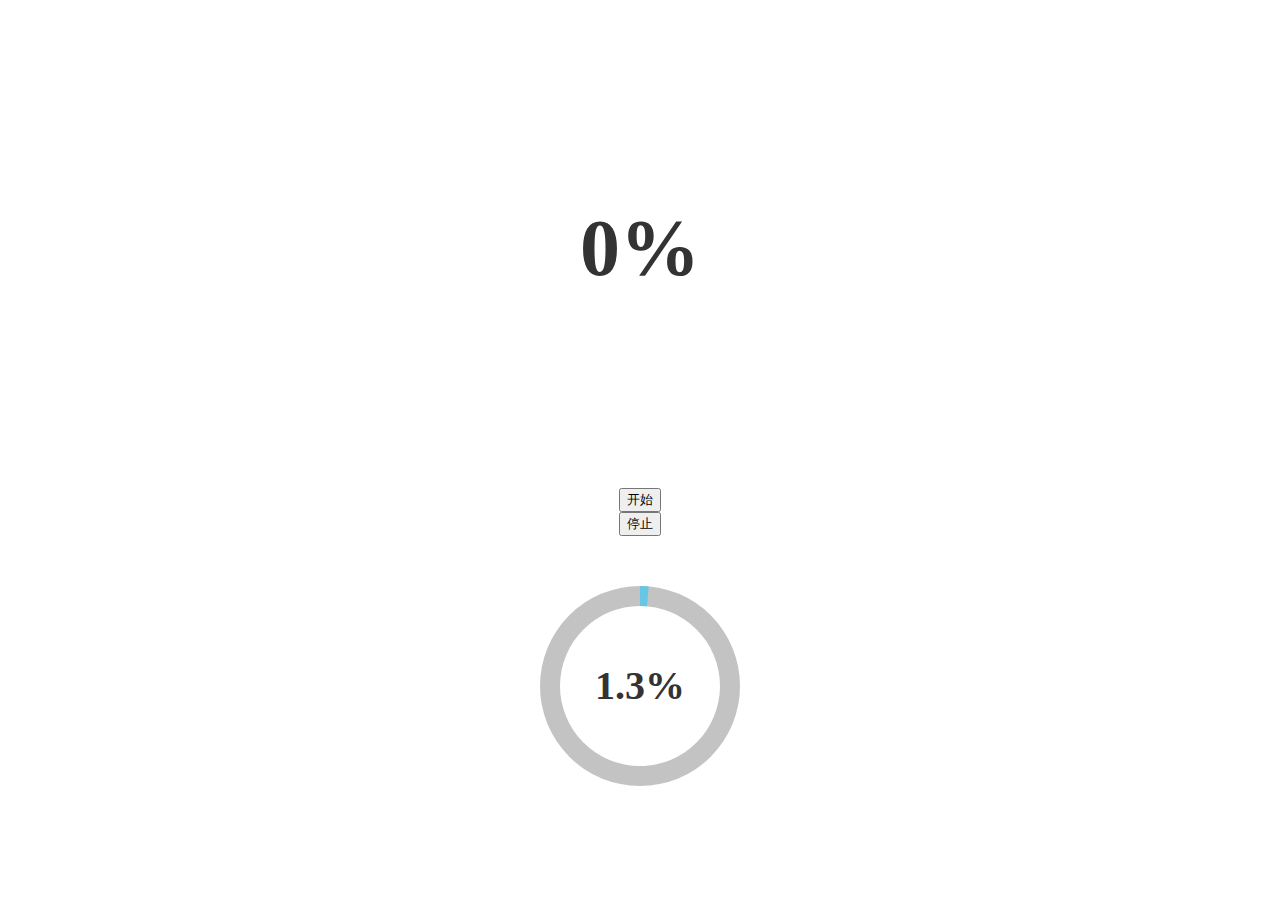
<file: 08-进度条-圆/index.html>
<!DOCTYPE html>
<html lang="en">

<head>
    <meta charset="UTF-8">
    <title>进度条-圆</title>
</head>
<link rel="stylesheet" href="progress.css">
<style>
    .container01 {
        margin: 0 auto;
        width: 400px;
        height: 400px;
        border-radius: 50%;
        border: white solid 40px;
    }
    .progress01{
        margin: 0 auto;
        width: 100%;
        height: 100%;
        border-radius: 50%;
        background: radial-gradient(white 60%, transparent 60%),
                    conic-gradient(#67C6E3 0%, transparent 0%);
        transform-origin: 50% 100%;
        transition: .5s;
        display: flex;
        justify-content: center;
        align-items: center;
    }
    .cover01{
        width: 300px;
        height: 300px;
        border-radius: 50%;
        background: white;
    }
    .progress01::before{
        content: '0%';
        color: #333;
        font-size: 80px;
        line-height: 60px;
        font-weight: 600;
        display: inline-block;
        position: absolute;
        transition: .5s;
        animation: var(--progress);
        animation-play-state: var(--state);
        background-clip: text;
        z-index: 2;
    }

    .container02{
        position: relative;
        margin: 50px auto;
        width: 200px;
        height: 200px;
        background-color: #c3c3c3;
        border-radius: 50%;
    }
    .inner{
        position: absolute;
        width: 160px;
        height: 160px;
        top: 50%;
        left: 50%;
        line-height: 160px;
        border-radius: 50%;
        transform: translate(-50%, -50%);
        color: #333;
        background-color: white;
        font-size: 40px;
        font-weight: 600;
        text-align: center;
    }

    .left,.right{
        overflow: hidden;
        position: absolute;
        width: 100px;
        height: 200px;
    }

    .left-circle,.right-circle{
        width: 100px;
        height: 200px;
        background-color: #67C6E3;
    }

    .right{
        position: absolute;
        left: 50%;
    }

    .left-circle{
        transform-origin: 100% 50%;
        border-top-left-radius: 100px;
        border-bottom-left-radius: 100px;
        transform: rotate(-180deg);
    }

    .right-circle{
        transform-origin: 0% 50%;
        border-top-right-radius: 100px;
        border-bottom-right-radius: 100px;
        transform: rotate(-180deg);
    }

</style>

<body>
    <div class="container01">
        <div class="progress01">
            <div class="cover01"></div>
        </div>
    </div>
        
    <button class="btn01" style="margin: 0 auto;display:block;">开始</button>
    <button class="btn02" style="margin: 0 auto;display:block;">停止</button>

    <div class="container02">
        <div class="left">
            <div class="left-circle"></div>
        </div>
        <div class="right">
            <div class="right-circle"></div>
        </div>
        <div class="inner">0.0%</div>
    </div>
</body>
<script>
    const progress01 = document.querySelector('.progress01');
    const progress01Before = document.querySelector('.progress01::before');
    const btn01 = document.querySelector('.btn01');
    const btn02 = document.querySelector('.btn02');
    const inner = document.querySelector('.inner');
    const leftCircle = document.querySelector('.left-circle');
    const rightCircle = document.querySelector('.right-circle');
    let index = 0
    const total = 10000
    let timer
    btn01.addEventListener('click', function() {
        progress01.style.animationPlayState = 'running';
        progress01.style.setProperty('--state','running');
        progress01.style.animation = 'progress 2s linear forwards 1s infinite';
        progress01.style.setProperty('--progress','progress01 2s linear forwards 1s infinite');
    })
    btn02.addEventListener('click', function() {
        progress01.style.animationPlayState = 'paused';
        progress01.style.setProperty('--state','paused');
    })
    timer = setInterval(()=>{
        let progress = Number((index / total) * 100).toFixed(1)
        let deg = Number((index / total) * 360).toFixed(0)
        if(progress > 100){
            clearInterval(timer)
        }else{
            index++
            inner.textContent = progress + '%'
            if(deg > 180){
                leftCircle.style.transform = `rotate(${deg}deg)`;
            }else{
                rightCircle.style.transform = `rotate(-${180-deg}deg)`;
            }
        }
    },5)
</script>
</html>
</file>
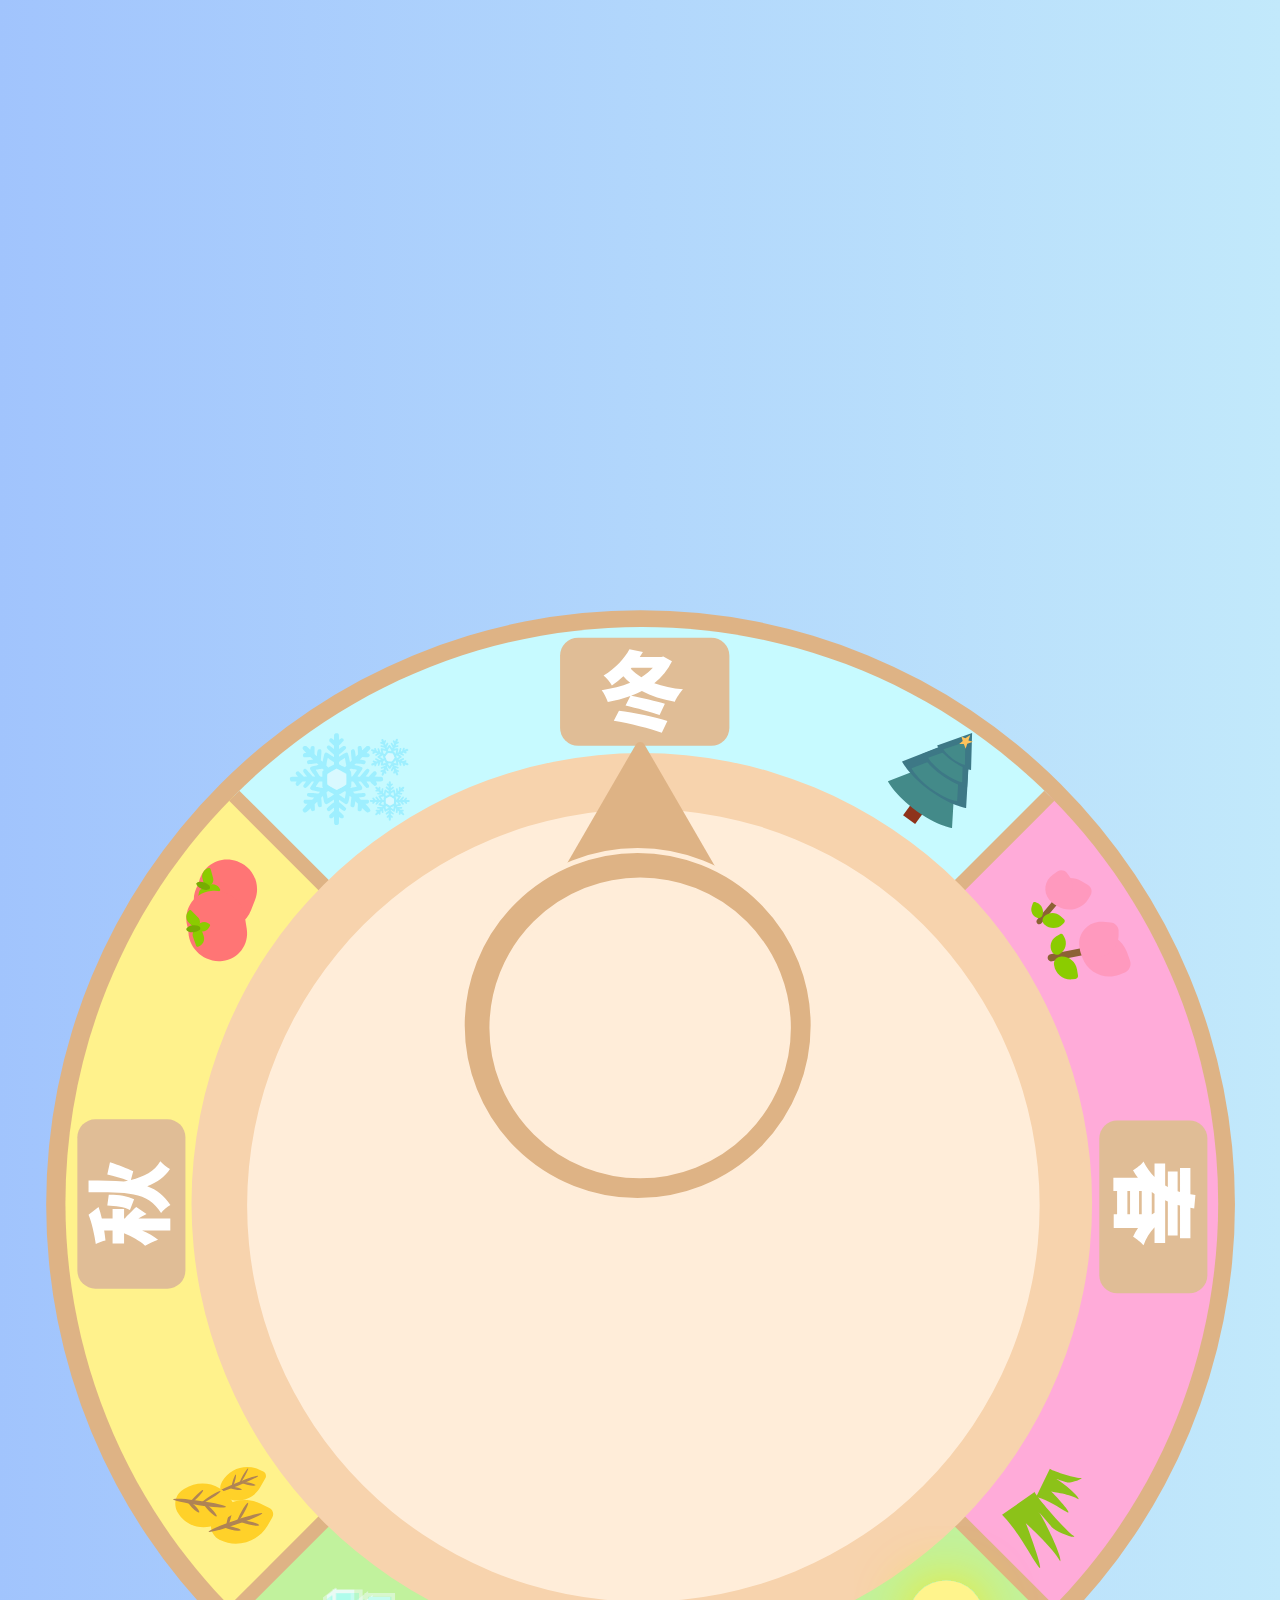
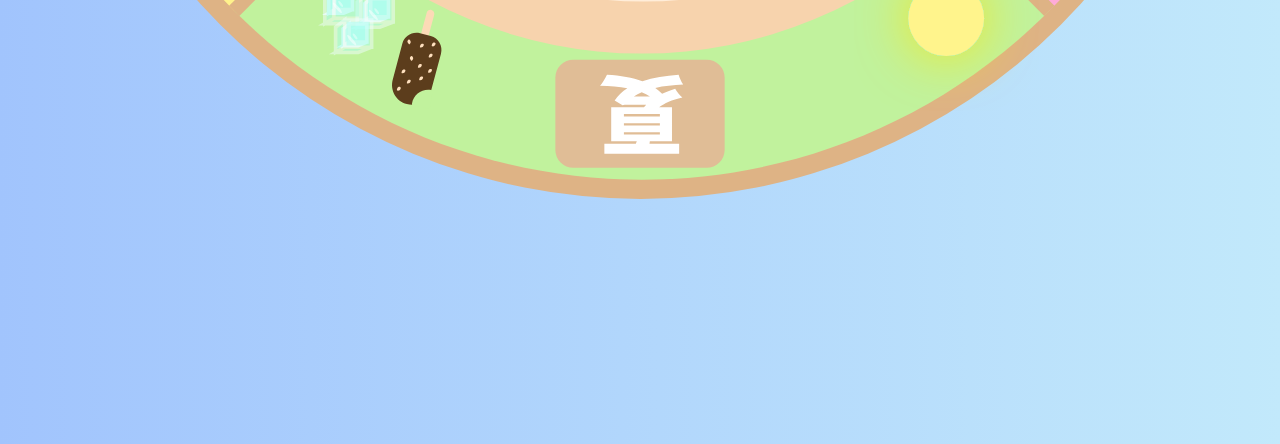
<file: 09-轮盘展示/index.html>
<!DOCTYPE html>
<html lang="en">
<head>
    <meta charset="UTF-8">
    <title>轮盘展示</title>
</head>
<style>
    *{
        user-select: none;
    }
    body {
        overflow: hidden;
        background-image: linear-gradient(120deg, #a1c4fd 0%, #c2e9fb 100%);
    }
    .container {
        position: absolute;
        bottom: 0%;
        left: 50%;
        transform: translateX(-50%);
        width: auto;
        height: auto;
        display: flex;
        justify-content: center;
        align-items: flex-end;
    }
    .container .wheel {
        border-radius: 50%;
        transform-origin: center;
        transform: scale(3.6) translateY(32%);
        transition: 1s;
        -webkit-user-drag: none;
    }

    .container .pointer {
        position: absolute;
        bottom: -65%;
        width: 100%;
        height: 100%;
        transition: 2s;
        -webkit-user-drag: none;
    }

/*    .container img:hover {
        transform: scale(3.6) translateY(32%) rotate(360deg);
    }
    */
</style>
<body>
    <div class="container">
        <img class="wheel" src="./assets/轮盘.svg" alt="">
        <img class="pointer" src="./assets/指针.svg" alt="">
    </div>
</body>
<script>
    const wheel = document.querySelector('.wheel')
    let mousemovePosition = {
        x: 0,
        y: 0
    }
    let mousedownPosition = {
        x: 0,
        y: 0
    }
    let mouseupPosition = {
        x: 0,
        y: 0
    }
    let totalX = (wheel.height*3.6).toFixed(0)
    let wheelAngle = 0
    let timer1

    const mouseupHandler = function(e) {
        mouseupPosition.x = e.clientX
        mouseupPosition.y = e.clientY
        console.log("退出>>"+mouseupPosition.x, mouseupPosition.y)
        wheel.removeEventListener('mousemove', mousemoveHandler)
        console.log("最后鼠标移动到的位置>>>"+mousemovePosition.x, mousemovePosition.y+"<<<");
        console.log("totalX-mousemovePositionX>>>"+(totalX-mousemovePosition.x)+"<<<");
        if(mouseupPosition.x-mousedownPosition.x>0){
            console.log("deg>>"+wheelAngle);
            wheelAngle+= (((mouseupPosition.x-mousedownPosition.x)/totalX)*360)
            wheel.style.transform = `scale(3.6) translateY(32%) rotate(${wheelAngle}deg)`
        }else if(mouseupPosition.x-mousedownPosition.x<0){
            console.log("deg>>"+wheelAngle);
            wheelAngle+= (((mouseupPosition.x-mousedownPosition.x)/totalX)*360)
            wheel.style.transform = `scale(3.6) translateY(32%) rotate(${wheelAngle}deg)`
        }
    }

    const mousedownHandler = function(e) {
        mousedownPosition.x = e.clientX
        mousedownPosition.y = e.clientY
        console.log("进入>>"+mousedownPosition.x, mousedownPosition.y)
        wheel.addEventListener('mousemove', mousemoveHandler)
    }

    const mousemoveHandler = function(e) {
        if(timer1){
            timer1 = null
            mousemoveHandler(e)
        }else{
            timer1 = setTimeout(() => {
                mousemovePosition.x = e.clientX
                mousemovePosition.y = e.clientY
            },200)
        }
    }

    wheel.addEventListener('mousedown', mousedownHandler)
    wheel.addEventListener('mouseup', mouseupHandler)
</script>
</html>
</file>
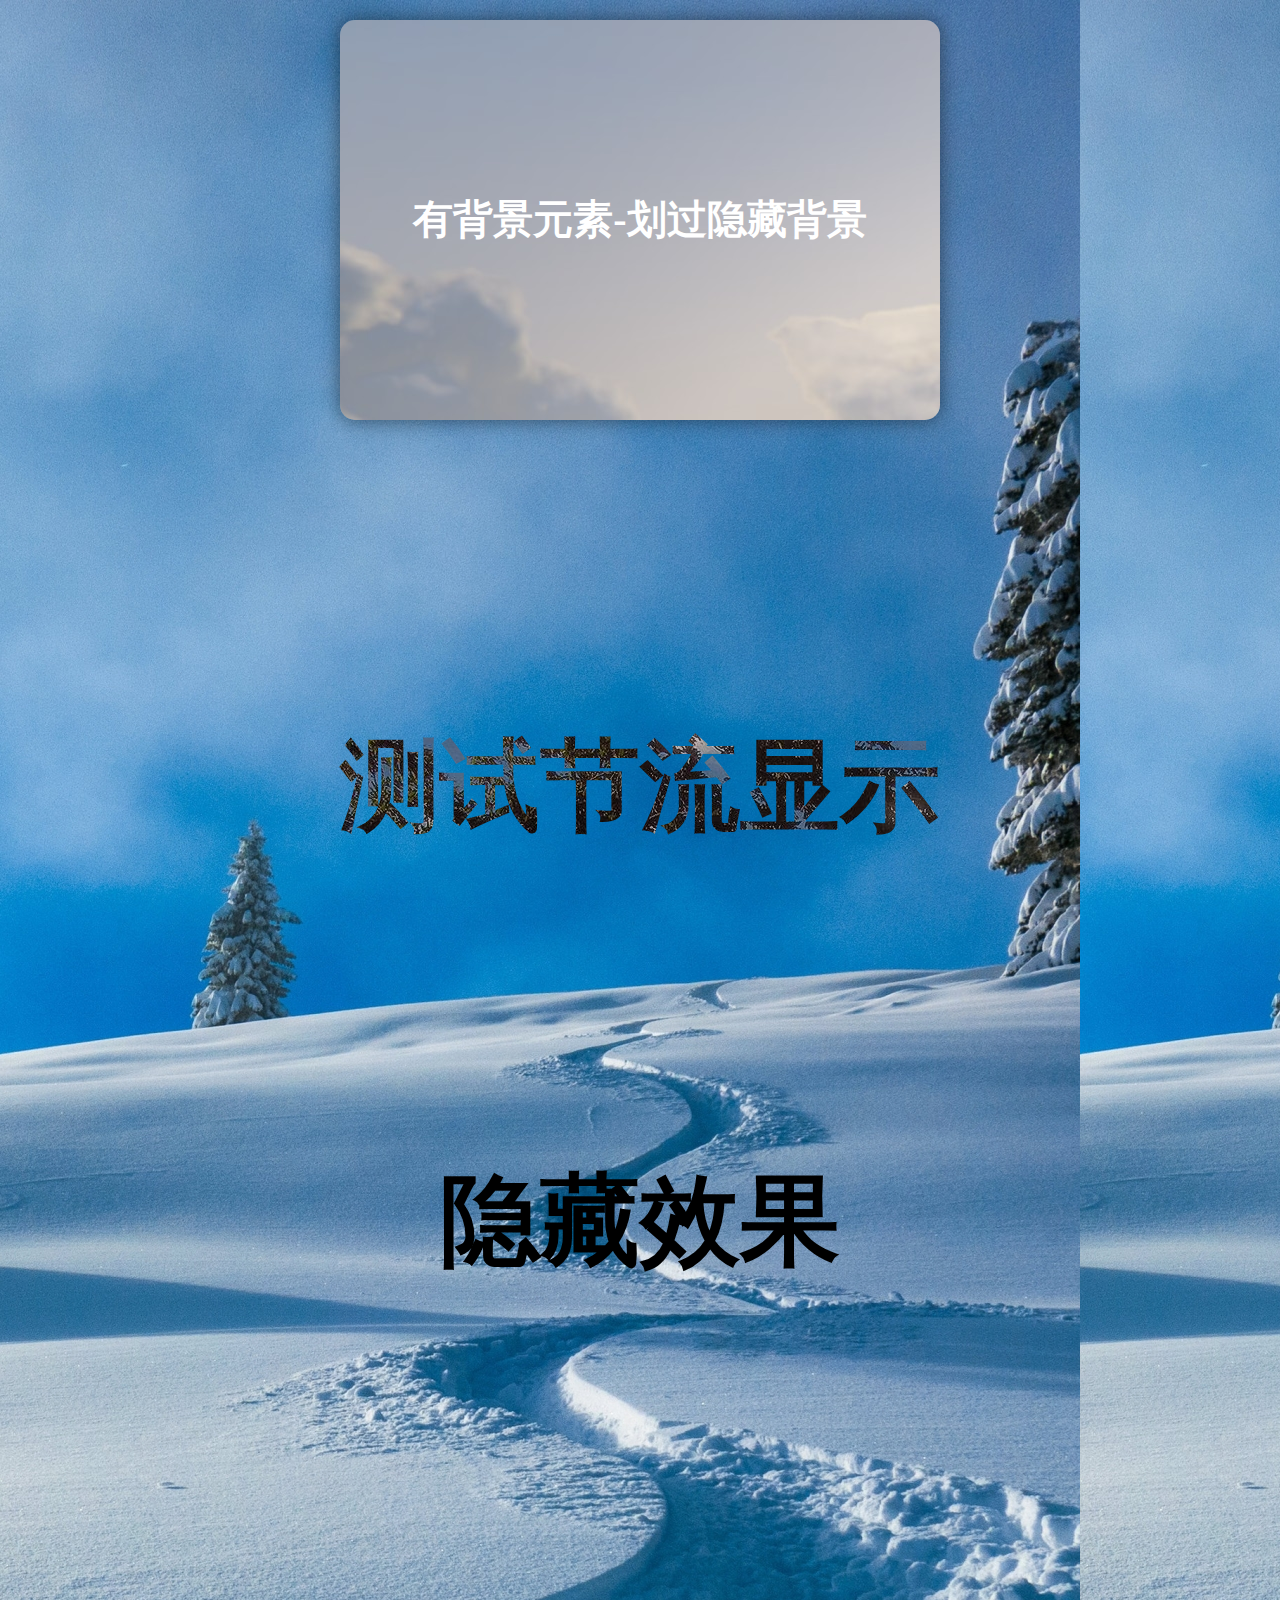
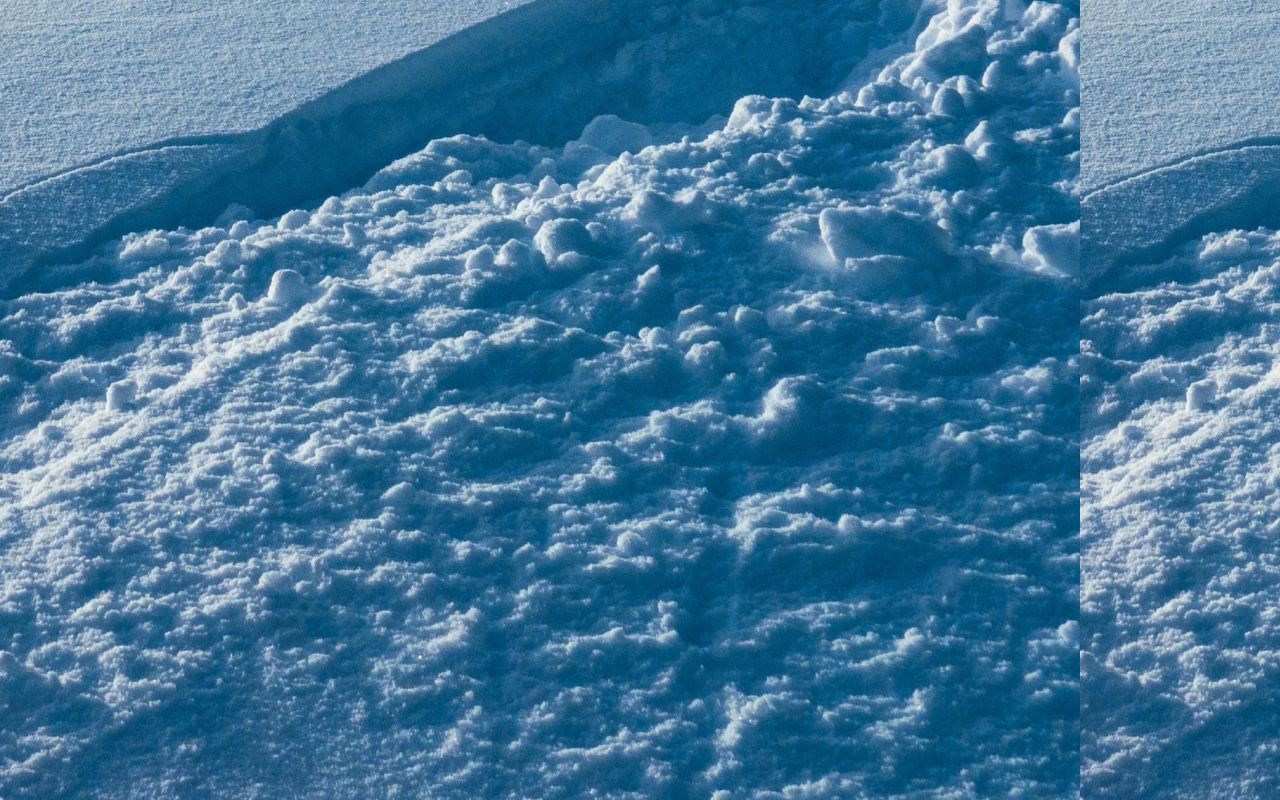
<file: 10-内容节流显示/index.html>
<!DOCTYPE html>
<html lang="en">

<head>
    <meta charset="UTF-8">
    <title>内容节流显示</title>
</head>
<style>
    body {
        margin: 0;
        padding: 0;
        user-select: none;
    }

    .container {
        background-image: url(./assets/9.jpg);
        height: 2400px;
        overflow: hidden;
    }

    .item1 {
        overflow: hidden;
        font-size: 40px;
        font-weight: 600;
        color: white;
        text-align: center;
        line-height: 400px;
        border-radius: 15px;
        margin: 20px auto;
        width: 600px;
        height: 400px;
        background-image: url(./assets/1.jpg);
        box-shadow: 0 0 20px rgba(0, 0, 0, 0.5);
        transition: all 0.4s linear;
        opacity: 1;
    }

    .item2 {
        margin-top: 300px;
        font-size: 100px;
        text-align: center;
        font-weight: 600;
        background-clip: text;
        background-image: url(./assets/7.jpg);
        color: transparent;
        transition: opacity 0.4s linear;
    }
    .item3 {
        margin-top: 300px;
        font-size: 100px;
        text-align: center;
        font-weight: 600;
        transition: opacity 0.4s linear;
    }
</style>

<body>
    <div class="container">
        <div class="item1">有背景元素-划过隐藏背景</div>
        <div class="item2">测试节流显示</div>
        <div class="item3">隐藏效果</div>
    </div>
</body>
<script>
    const container = document.querySelector('.container')
    const item1 = document.querySelector('.item1')
    const item2 = document.querySelector('.item2')
    const item3 = document.querySelector('.item3')
    let timer

    const hiddenElement = (element, url) => {
        //带背景图片的元素，将背景图片替换成#333以节省流量
        //如果不带背景图片，则直接隐藏
        if (url) {
            if (element.getBoundingClientRect().top + element.clientHeight < element.clientHeight / 5) {
                element.style.backgroundImage = `none`
                element.style.backgroundColor = `#333`
            } else {
                element.style.backgroundImage = `url(${url})`
            }
        } else {
            if (element.getBoundingClientRect().top + element.clientHeight < element.clientHeight / 5) {
                element.style.opacity = 0
            } else {
                element.style.opacity = 1
            }
        }

    }
    //滚动事件节流方法
    const scrollhandle = function () {
        if (timer) {
            clearTimeout(timer)
        }
        timer = setTimeout(() => {
            hiddenElement(item1, './assets/1.jpg')
            hiddenElement(item2, './assets/7.jpg')
            hiddenElement(item3, null)
            timer = null
        }, 20)

    }
    window.addEventListener('scroll', scrollhandle)
</script>

</html>
</file>
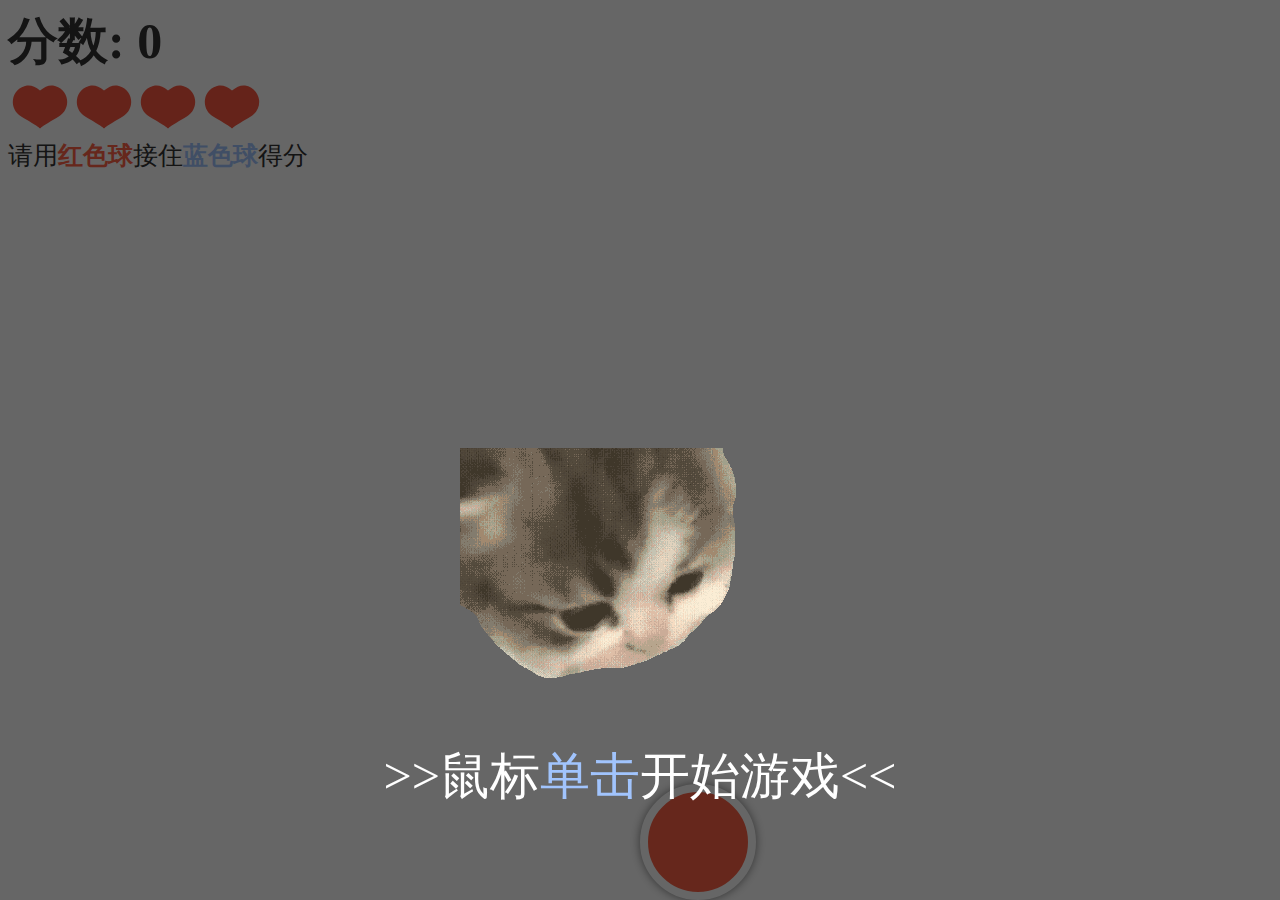
<file: 11-接球小游戏/index.html>
<!DOCTYPE html>
<html lang="en">
<head>
    <meta charset="UTF-8">
    <title>接球小游戏</title>
</head>
<style>
    body{
        user-select: none;
        overflow: hidden;
    }
    .box1 {
        position: absolute;
        user-select: none;
        border-radius: 50%;
        bottom: 0;
        left: 50%;
        width: 100px;
        height: 100px;
        background-color: tomato;
        box-shadow: 0 0 10px rgba(0,0,0,0.5);
        border: 8px solid white;
        -webkit-user-drag: auto;
        cursor: move;
        z-index: 2;
    }
    .score {
        color: #333;
        z-index: 1;
        font-size: 50px;
        font-weight: 600;
    }
    .health {
        color: tomato;
        z-index: 1;
        font-size: 48px;
        font-weight: 600;
    }
    .item{
        box-shadow: 0 0 5px rgba(0,0,0,0.5);
        border: 8px solid white;
        z-index: -2;
        position: absolute;
        width: 50px;
        height: 50px;
        background-color: #a1c4fd;
        border-radius: 50%;
    }
    .position{
        z-index: 1;
        font-size: 25px;
        color: #a1c4fd;
        font-weight: 600;
    }
    .tip{
        color: #333;
        font-size: 25px;
    }
    .notice{
        position: absolute;
        bottom: 10%;
        left: 50%;
        transform: translateX(-50%);
        font-size: 50px;
        transition: opacity 0.5s linear;
        color: white;
        z-index: 901;
        animation: float 2s ease-in-out infinite forwards;
    }
    .back{
        position: fixed;
        top: 0;
        left: 0;
        width: 100%;
        height: 100%;
        background-color: rgba(0,0,0,0.6);
        z-index: 900;
        transition: opacity 0.5s linear;
        opacity: 1;
    }
    .health{
        display: flex;
        flex-direction: row;
    }
    .health img{
        width: 64px;
        height: 64px;
        opacity: 1;
        transition: opacity 0.3s linear;
    }
    .gameover-img{
        position: absolute;
        top: 50%;
        left: 50%;
        transform: translate(-50%,-50%);
        opacity: 1;
        transition: opacity 0.3s linear;
    }
    .startgame-img{
        position: absolute;
        top: 70%;
        left: 50%;
        transform: translate(-50%,-50%);
        opacity: 1;
        transition: opacity 0.3s linear;
    }
    .restartgame-img{
        position: absolute;
        top: 50%;
        left: 50%;
        transform: translate(-50%,-50%);
        opacity: 1;
        transition: opacity 0.3s linear;
    }
    @keyframes float {
        0% {
            transform: translate(-50%, 0);
        }
        50% {
            transform: translate(-50%, -10px);
        }
        100% {
            transform: translate(-50%, 0);
        }
    }
</style>
<body>
    <div class="score">分数: 0</div>
    <div class="health">
        <img src="./assets/实心.svg" alt="">
        <img src="./assets/实心.svg" alt="">
        <img src="./assets/实心.svg" alt="">
        <img src="./assets/实心.svg" alt="">
    </div>
    
    <div class="box1"></div>
    <div class="tip">请用<span style="color: tomato;font-weight: 600;">红色球</span>接住<span style="color: #a1c4fd ;font-weight: 600;">蓝色球</span>得分</div>
    <div class="notice">>>鼠标<span style="color: #a1c4fd">单击</span>开始游戏<<</div>
    <div class="back" onclick="startGame">
        <div class="startgame-img">
            <img src="./assets/startgame.gif" alt="">
        </div>
        <div class="gameover-img">
            <img src="./assets/bananaCat.gif" alt="">
        </div>
        <div class="restartgame-img">
            <img src="./assets/restartgame.gif" alt="">
        </div>
    </div>
</body>
<script>
    const box1 = document.querySelector('.box1');
    const position = document.querySelector('.position');
    let items = document.querySelectorAll('.item');
    const score = document.querySelector('.score');
    const body = document.querySelector('body');
    const back = document.querySelector('.back');
    const notice = document.querySelector('.notice');
    const health = document.querySelector('.health');
    const healthImg = health.querySelectorAll('.health img');
    const gameoverImg = document.querySelector('.gameover-img');
    const restartgameImg = document.querySelector('.restartgame-img');
    const startgameImg = document.querySelector('.startgame-img');
    let offsetX = 0;
    let offsetY = 0;
    let isDragging = false;
    let timer1
    let timer2
    let timerArr = []

    gameoverImg.style.display = 'none'
    restartgameImg.style.display = 'none'


    const startGame = function() {
        score.innerHTML = '分数: 0'
        gameoverImg.style.display = 'none'
        restartgameImg.style.display = 'none'
        health.innerHTML = `
        <img src="./assets/实心.svg" alt="">
        <img src="./assets/实心.svg" alt="">
        <img src="./assets/实心.svg" alt="">
        <img src="./assets/实心.svg" alt="">
        `
        console.log("开始游戏");
        back.style.opacity = '0';
        notice.style.opacity = '0';
        startgameImg.style.display = 'none'
        setTimeout(()=>{
            startgameImg.style.display = 'none'
            back.style.display = 'none';
            notice.style.display = 'none';
            timer1 = setInterval(gameTiming, 800);
        },600)
    }

    const gameOver = function() {
        console.log("游戏结束");
        clearInterval(timer1)
        restartgameImg.style.display = 'none'
        gameoverImg.style.display = 'block'
        back.style.display = 'block';
        notice.style.display = 'block';
        notice.innerHTML = `>><span style="color: tomato">游戏结束</span>，得分为<span style="color: #a1c4fd;font-weight: 600">${score.innerHTML.split(' ')[1]}</span>分<<`
        back.style.opacity = '1';
        gameoverImg.style.opacity = '1';
        notice.style.opacity = '1';
        setTimeout(()=>{
            notice.innerHTML = `>>鼠标<span style="color: #a1c4fd">单击</span>重新开始游戏<<`
            gameoverImg.style.display = 'none'
            restartgameImg.style.display = 'block'
            restartgameImg.style.opacity = '1'
        },5000)
    }

    back.addEventListener('click', startGame)


    const ifSamePosition = function(position1, position2) {
        let status01 = position1.getBoundingClientRect().top - (position2.getBoundingClientRect().top)
        let status02 = position1.getBoundingClientRect().left - (position2.getBoundingClientRect().left)
        if(status01 < 50 && status01 > -50 && status02 < 50 && status02 > -50){
            return true
        }else{
            return false
        }
    }

    const randomItem = function() {
        const item = document.createElement('div');
        item.classList.add('item');
        const randomX = Math.floor(Math.random() * (window.innerWidth - 50)) + 25;
        const randomY = -50
        item.style.left = randomX + 'px';
        item.style.top = randomY + 'px';
        document.body.appendChild(item);
    }

    const doItemAnalysis = function(item, index) {
        timerArr[index] = setInterval(()=>{
            item.style.top = parseInt(item.style.top.slice(0, -2)) + 5 + 'px';
            if(ifSamePosition(item, box1)){
                item.remove();
                score.innerHTML ='分数: '+ (parseInt(score.innerHTML.split(':')[1]) + 1)
            }else if(item.getBoundingClientRect().top > window.innerHeight){
                item.remove();
                health.lastElementChild.style.opacity = '0'
                setTimeout(()=>{
                    health.removeChild(health.lastElementChild)
                    if(health.children.length === 0){
                        gameOver()
                        items.forEach(item => {
                            item.remove()
                        })
                    }
                },300)
            }
        },10)
    }

    const gameTiming = function() {
        for(let i = 0; i < timerArr.length; i++){
            clearInterval(timerArr[i])
        }
        randomItem()
        items = document.querySelectorAll('.item');
        items.forEach((item, index) => doItemAnalysis(item, index))
    }
    
    const mousemoveHandler = function(e) {
        if(isDragging){
            box1.style.left = (e.pageX - offsetX) + 'px';
            box1.style.top = (e.pageY - offsetY) + 'px';
        }
    }
    box1.addEventListener('mousedown', function(e) {
        document.addEventListener('mousemove', mousemoveHandler,{ capture: true });
        isDragging = true;
        offsetX = e.offsetX;
        offsetY = e.offsetY;
    })
    document.addEventListener('mouseup', function(e) {
        document.removeEventListener('mousemove', mousemoveHandler,{ capture: true });
        isDragging = false;
    })
</script>
</html>
</file>
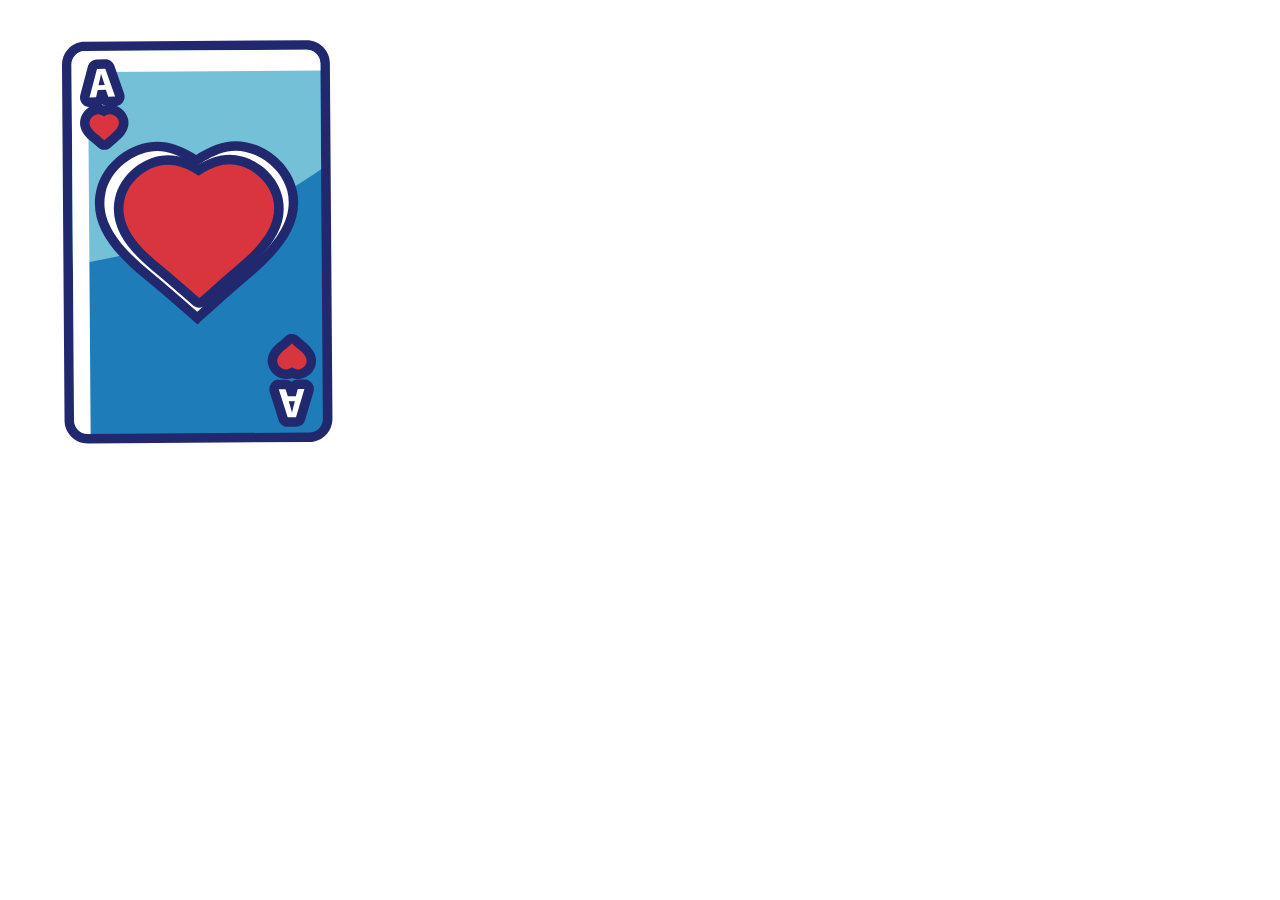
<file: 18-卡片跨窗口/index.html>
<!DOCTYPE html>
<html lang="en">

<head>
    <meta charset="UTF-8">
    <title>卡片跨窗口</title>
</head>
<style>
    body {
        margin: 0;
        padding: 0;
        overflow: hidden;
    }

    .card {
        position: absolute;
    }
</style>

<body>
    <svg class="card" xmlns="http://www.w3.org/2000/svg" xmlns:xlink="http://www.w3.org/1999/xlink"
        width="394.44110107421875" height="483.66870880126953" viewBox="0 0 394.44110107421875 483.66870880126953"
        fill="none">
        <path
            d="M312.542 436.997C311.535 437.174 310.464 437.264 309.48 437.289L87.7735 438.663C77.6537 438.715 69.3422 430.528 69.2925 420.439L66.7233 64.8417C66.6682 55.8424 73.0263 48.1874 81.8436 46.6327C82.8499 46.4552 83.9211 46.3654 84.9528 46.3319L306.603 44.9183C311.539 44.8895 316.165 46.7467 319.647 50.2412C323.121 53.6877 325.069 58.2941 325.093 63.1904L327.654 418.74C327.765 427.778 321.407 435.434 312.542 436.997Z"
            fill="#1E7CB9">
        </path>
        <path
            d="M82.6728 51.337C83.4391 51.2019 84.1663 51.1232 84.9589 51.1319L306.609 49.7183C314.16 49.6738 320.267 55.7249 320.308 63.2416L322.878 418.839C322.927 425.562 318.093 431.216 311.672 432.348C310.905 432.483 310.178 432.562 309.386 432.553L87.6794 433.927C80.1755 433.963 74.0208 427.921 73.9801 420.404L71.4108 64.8067C71.4576 58.0665 76.299 52.4609 82.6728 51.337ZM81.0222 41.9757L81.0222 41.9757C69.9048 43.936 61.9172 53.5613 61.9788 64.8363L64.548 420.433C64.6235 433.191 75.0834 443.474 87.8192 443.406L309.526 442.032C310.805 442.005 312.125 441.92 313.418 441.692C324.535 439.732 332.57 430.098 332.453 418.784L329.883 63.1867C329.841 57.0563 327.432 51.2441 323.014 46.9246C318.636 42.5487 312.789 40.2137 306.621 40.2617L84.9709 41.6754C83.6263 41.6155 82.3155 41.7476 81.0222 41.9757Z"
            fill="#22286E">
        </path>
        <path
            d="M321.15 169.171L320.356 63.2333C320.316 55.7164 314.161 49.6737 306.657 49.7099L85.0068 51.1235C77.5028 51.1597 71.4658 57.2731 71.5065 64.7899L72.9219 264.766C191.414 246.595 273.107 202.986 321.15 169.171Z"
            fill="#73C0D7">
        </path>
        <path
            d="M226.45 146.864C215.296 149.177 205.555 154.458 196.214 160.61C186.852 154.588 177.002 149.445 165.836 147.206C137.837 141.699 107.468 163.933 101.039 190.806C92.6141 226.249 122.508 254.835 148.53 276.036C166.48 290.691 179.638 302.825 197.16 317.852C197.216 317.891 197.225 317.939 197.281 317.979C197.321 317.923 197.369 317.914 197.408 317.858C214.733 302.626 227.735 290.334 245.472 275.476C271.176 253.965 300.714 225.046 291.811 189.69C285.064 162.912 254.379 141.048 226.45 146.864Z"
            fill="#FFFFFF">
        </path>
        <path
            d="M197.536 324.468L193.874 321.352C187.824 316.182 182.151 311.193 176.656 306.37C166.603 297.549 157.074 289.182 145.534 279.782C116.335 255.973 87.6896 226.622 96.4529 189.734C103.718 159.199 137.214 136.76 166.751 142.59C178.374 144.897 188.393 150.159 196.168 155.025C203.897 150.098 213.869 144.726 225.446 142.289C255.035 136.082 288.731 158.206 296.369 188.638C305.622 225.419 277.347 255.055 248.452 279.207C237.04 288.743 227.618 297.236 217.632 306.174C212.167 311.048 206.584 316.091 200.467 321.476L197.536 324.468ZM149.504 151.819C129.617 155.325 110.48 171.767 105.682 191.918C98.1416 223.69 124.593 250.409 151.543 272.387C163.203 281.913 172.789 290.321 182.947 299.172C187.562 303.21 192.242 307.334 197.252 311.648C202.21 307.26 206.81 303.082 211.378 299.01C221.404 290.016 230.865 281.467 242.452 271.8C269.062 249.536 295.225 222.5 287.27 190.837C280.929 165.522 251.776 146.457 227.511 151.478C216.118 153.834 206.278 159.677 198.933 164.536L196.365 166.227L193.797 164.551C186.391 159.818 176.43 154.05 165.064 151.797C159.911 150.875 154.679 150.906 149.504 151.819Z"
            fill="#22286E">
        </path>
        <path
            d="M200.2 302.862C199.098 303.057 197.976 302.858 196.986 302.29C196.713 302.141 196.479 301.934 196.197 301.737C191.195 297.471 186.693 293.512 182.255 289.642C174.541 282.884 167.287 276.491 158.457 269.286C135.491 250.566 112.939 227.466 119.928 198.168C124.294 179.776 141.422 163.985 160.638 160.597C165.813 159.684 170.957 159.718 175.871 160.683C184.776 162.429 192.495 166.414 198.539 170.15C204.543 166.368 212.224 162.292 221.086 160.432C221.469 160.364 221.901 160.288 222.332 160.212C245.334 156.156 271.626 173.845 277.532 197.256C284.855 226.457 262.632 249.779 239.895 268.787C231.023 276.192 223.686 282.782 215.969 289.736C211.75 293.549 207.348 297.444 202.604 301.646C202.604 301.646 202.556 301.655 202.565 301.703C201.883 302.318 201.062 302.71 200.2 302.862Z"
            fill="#D9353E">
        </path>
        <path
            d="M161.41 165.262C165.867 164.476 170.411 164.467 174.907 165.308C183.604 166.992 191.235 171.042 198.537 175.744C205.803 170.997 213.38 166.889 222.05 165.064C222.434 164.996 222.769 164.937 223.152 164.869C244.573 161.092 267.744 177.895 272.943 198.412C279.817 225.91 256.858 248.421 236.884 265.16C223.059 276.705 212.983 286.253 199.513 298.132C199.465 298.141 199.474 298.189 199.426 298.197C199.37 298.158 199.37 298.158 199.313 298.118C185.687 286.413 175.476 276.977 161.509 265.58C141.309 249.095 118.012 226.819 124.57 199.28C128.457 182.655 144.207 168.295 161.41 165.262ZM159.759 155.901L161.41 165.262L159.759 155.901C138.771 159.602 120.081 176.905 115.284 197.056C107.752 228.876 131.325 253.281 155.444 272.936C164.218 280.101 171.463 286.446 179.177 293.204C183.502 296.996 188.004 300.954 192.893 305.141C193.482 305.68 194.102 306.115 194.81 306.486C196.781 307.574 198.96 307.882 201.02 307.519C202.697 307.223 204.298 306.495 205.623 305.321C205.671 305.313 205.663 305.265 205.71 305.256C210.502 301.046 214.896 297.103 219.115 293.29C226.832 286.336 234.129 279.802 242.954 272.405C266.81 252.458 290.084 227.812 282.112 196.053C275.523 169.891 247.226 150.922 221.493 155.46C221.014 155.544 220.583 155.62 220.104 155.705C211.712 157.432 204.434 160.992 198.484 164.516C192.491 161.069 185.161 157.609 176.76 155.923C171.246 154.915 165.558 154.878 159.759 155.901Z"
            fill="#22286E">
        </path>
        <path
            d="M296.842 421.946C296.603 421.988 296.315 422.039 296.067 422.033L287.723 422.069C285.651 422.088 283.782 420.734 283.187 418.76L274.291 390.728C273.837 389.273 274.102 387.692 274.978 386.498C275.689 385.482 276.81 384.839 278.008 384.628C278.248 384.585 278.536 384.535 278.784 384.54L285.6 384.526C287.672 384.508 289.541 385.861 290.144 387.883L291.309 391.687L292.197 391.679L293.217 387.935C293.688 386.12 295.187 384.816 296.96 384.503C297.2 384.461 297.487 384.41 297.735 384.416L304.351 384.388C305.831 384.375 307.286 385.059 308.194 386.285C309.102 387.51 309.372 389.047 308.938 390.509L300.563 418.666C300.019 420.346 298.567 421.642 296.842 421.946Z"
            fill="#FFFFFF">
        </path>
        <path
            d="M278.774 389.244L285.582 389.183L287.788 396.367L295.836 396.334L297.774 389.112L304.39 389.084L296.014 417.241L287.67 417.277L278.774 389.244ZM292.072 412.54C292.472 410.886 292.884 408.734 293.34 407.12L294.954 401.142L288.739 401.199L290.532 407.169C291.02 408.816 291.536 410.902 291.977 412.557L292.072 412.54ZM277.124 379.883C274.728 380.306 272.541 381.632 271.12 383.664C269.328 386.109 268.846 389.263 269.746 392.123L278.642 420.156C279.888 424.143 283.57 426.811 287.762 426.764L296.106 426.729C296.65 426.732 297.186 426.687 297.713 426.594C301.211 425.977 304.122 423.434 305.137 419.939L313.512 391.782C314.389 388.905 313.838 385.784 312.031 383.38C310.224 380.977 307.402 379.544 304.394 379.579L297.778 379.607C297.234 379.604 296.698 379.649 296.171 379.742C294.494 380.038 292.949 380.805 291.656 381.875C289.978 380.488 287.81 379.682 285.538 379.686L278.731 379.748C278.139 379.754 277.603 379.799 277.124 379.883Z"
            fill="#22286E">
        </path>
        <path
            d="M300.061 374.057C298.576 374.319 297.039 374.293 295.604 374.001C294.226 373.75 293.005 373.272 291.928 372.769C290.837 373.307 289.634 373.767 288.292 374.004C288.244 374.012 288.052 374.046 288.005 374.055C281.44 375.212 274.49 370.547 272.874 363.902C270.724 355.074 278.32 348.834 281.55 346.136C283.281 344.742 284.684 343.455 286.136 342.16C286.993 341.415 287.849 340.67 288.785 339.812C288.912 339.69 288.999 339.625 289.135 339.552C289.698 339.106 290.392 338.835 291.063 338.717C292.261 338.506 293.543 338.775 294.615 339.526C294.727 339.605 294.897 339.724 295.018 339.851C296.002 340.668 296.881 341.453 297.713 342.247C299.173 343.524 300.578 344.761 302.263 346.196C305.506 348.892 313.135 355.169 310.98 363.964C309.788 368.976 305.284 373.136 300.061 374.057Z"
            fill="#D9353E">
        </path>
        <path
            d="M291.94 343.413L291.94 343.413C294.618 345.713 296.581 347.595 299.298 349.838C303.226 353.056 307.756 357.454 306.432 362.836C305.663 366.04 302.594 368.809 299.24 369.401C298.377 369.553 297.441 369.569 296.567 369.377C294.876 369.031 293.404 368.251 291.955 367.319C290.54 368.261 289.044 369.02 287.375 369.364C287.327 369.373 287.279 369.381 287.183 369.398C282.966 370.141 278.478 366.824 277.471 362.794C276.179 357.429 280.649 353.077 284.57 349.811C287.284 347.551 289.282 345.714 291.94 343.413C291.892 343.422 291.94 343.413 291.94 343.413ZM290.289 334.052C288.612 334.348 286.972 335.132 285.647 336.306C284.703 337.116 283.854 337.909 282.997 338.654C281.546 339.95 280.134 341.189 278.539 342.509C274.959 345.467 265.388 353.392 268.285 365.058C270.516 374.069 279.921 380.331 288.834 378.759L289.265 378.683C290.215 378.466 291.109 378.21 291.994 377.905C292.837 378.202 293.727 378.49 294.697 378.666C296.749 379.096 298.821 379.077 300.882 378.714C307.926 377.472 313.952 371.855 315.614 365.028C318.445 353.342 308.896 345.423 305.307 342.442C303.694 341.143 302.338 339.897 300.934 338.659C300.055 337.874 299.175 337.089 298.183 336.224C297.715 335.812 297.207 335.456 296.708 335.148C294.681 334.02 292.398 333.68 290.289 334.052Z"
            fill="#22286E">
        </path>
        <path
            d="M88.1175 85.5712C88.0767 78.0544 94.1138 71.941 101.618 71.9048L320.404 70.5014L320.357 63.2331C320.317 55.7162 314.162 49.6735 306.658 49.7097L85.008 51.1233C77.5041 51.1594 71.467 57.2729 71.5078 64.7896L74.0291 420.395C74.0699 427.912 80.2246 433.955 87.7285 433.919L90.6404 433.9L88.1175 85.5712Z"
            fill="#FFFFFF">
        </path>
        <path
            d="M115.877 101.219C115.685 101.253 115.446 101.295 115.245 101.281L108.424 101.543C106.312 101.618 104.452 100.313 103.761 98.3559L102.452 94.5772L101.516 94.5937L100.601 98.3686C100.139 100.232 98.6562 101.632 96.8353 101.953C96.6437 101.987 96.4041 102.029 96.2039 102.015L89.6302 102.283C88.1109 102.353 86.7041 101.66 85.7568 100.491C84.8094 99.3216 84.4821 97.7458 84.8681 96.2917L92.3616 67.8941C92.832 66.0787 94.3314 64.7748 96.1045 64.4622C96.2961 64.4284 96.5357 64.3862 96.7359 64.4004L105.077 64.0681C107.14 64.0013 109.041 65.2502 109.74 67.2554L119.529 95.0311C120.031 96.477 119.814 98.0497 118.994 99.2833C118.236 100.308 117.123 100.999 115.877 101.219Z"
            fill="#FFFFFF">
        </path>
        <path
            d="M96.9736 69.1105L105.315 68.7783L115.104 96.5539L108.282 96.8163L105.837 89.674L97.7833 89.9556L96.0537 97.24L89.4801 97.5081L96.9736 69.1105ZM104.711 84.972L102.734 79.0837C102.198 77.4457 101.586 75.3756 101.098 73.7292L101.003 73.7461C100.659 75.4401 100.296 77.5832 99.9436 79.2292L98.4816 85.229L104.711 84.972ZM95.3229 59.7492C91.7289 60.3829 88.7385 63.0386 87.7976 66.6695L80.3041 95.0671C79.5323 97.9752 80.1783 101.079 82.073 103.418C83.9677 105.757 86.8207 107.085 89.82 107.002L96.3936 106.733C96.8334 106.705 97.2731 106.677 97.7044 106.601C99.4774 106.289 101.109 105.456 102.434 104.282C104.151 105.613 106.31 106.371 108.622 106.31L115.444 106.047C115.883 106.019 116.323 105.991 116.754 105.915C119.246 105.476 121.512 104.037 122.964 101.9C124.652 99.4243 125.077 96.2309 124.081 93.3869L114.292 65.6113C112.91 61.697 109.141 59.0946 104.975 59.2848L96.6337 59.617C96.146 59.6535 95.7542 59.6731 95.3229 59.7492Z"
            fill="#22286E">
        </path>
        <path
            d="M105.173 145.033C104.262 145.193 103.357 145.105 102.45 144.721C102.024 144.548 101.629 144.271 101.226 143.947C100.242 143.13 99.3627 142.345 98.483 141.559C97.0226 140.282 95.6186 139.045 93.9411 137.658C90.6594 135.019 83.0304 128.741 85.1375 119.955C86.3685 114.887 90.8639 110.678 96.1351 109.749C97.6206 109.487 99.1006 109.474 100.488 109.774C101.866 110.025 103.087 110.503 104.164 111.006C105.254 110.467 106.458 110.008 107.791 109.723C107.839 109.715 108.079 109.672 108.127 109.664C114.644 108.515 121.585 113.132 123.241 119.72C125.43 128.492 117.851 134.828 114.621 137.526C112.938 138.911 111.582 140.19 110.083 141.494C109.274 142.23 108.417 142.976 107.481 143.834C106.904 144.48 106.035 144.881 105.173 145.033Z"
            fill="#D9353E">
        </path>
        <path
            d="M96.9568 114.406C97.8194 114.254 98.7073 114.245 99.5812 114.438C101.273 114.783 102.792 115.555 104.185 116.448C105.6 115.505 107.088 114.698 108.757 114.355C108.805 114.346 108.9 114.329 108.948 114.321C113.117 113.586 117.645 116.846 118.652 120.876C119.992 126.233 115.531 130.633 111.61 133.899C108.896 136.159 106.954 138.036 104.296 140.336L104.296 140.336L104.296 140.336C101.618 138.037 99.6638 136.203 96.9066 134.016C92.9793 130.798 88.4091 126.456 89.6852 121.083C90.4936 117.822 93.5545 115.006 96.9568 114.406ZM95.3061 105.044L95.3061 105.044C88.2619 106.286 82.1487 111.968 80.543 118.834C77.7684 130.56 87.3484 138.375 90.9853 141.347C92.5979 142.647 93.9456 143.844 95.406 145.121C96.2856 145.907 97.2132 146.684 98.2056 147.548C98.6736 147.961 99.229 148.308 99.7844 148.656C101.755 149.744 103.99 150.092 106.051 149.729C107.776 149.425 109.369 148.649 110.693 147.475C111.638 146.665 112.486 145.872 113.343 145.127C114.794 143.831 116.158 142.601 117.793 141.223C121.364 138.218 130.888 130.302 127.934 118.596C125.664 109.641 116.267 103.427 107.402 104.99C107.21 105.024 107.067 105.05 106.875 105.083C105.925 105.3 105.031 105.557 104.194 105.853C103.351 105.556 102.461 105.268 101.491 105.092C99.3991 104.719 97.3188 104.689 95.3061 105.044Z"
            fill="#22286E">
        </path>
    </svg>
</body>
<script>

    window.onload = () => {
        if (localStorage.getItem('hasId')) {
            sessionStorage.setItem('id', 1)
        } else {
            sessionStorage.setItem('id', 0)
            localStorage.setItem('hasId', 1)
        }
    }

    window.onresize = () => {
    }

    window.onbeforeunload = () => {
        if (sessionStorage.getItem('id') === '0') {
            localStorage.removeItem('hasId')
        }
    }

    const card = document.querySelector(".card")
    const id = parseInt(sessionStorage.getItem('id'))
    let windowPosition = [
        {x: 0 , y: 0},
        {x: 0 , y: 0}
    ]
    let position = {
        left: 0,
        top: 0
    }


    setInterval(() => {
        if (id === 1) {
            windowPosition = JSON.parse(localStorage.getItem('windowPosition'))
            windowPosition[1].x = window.screenX
            windowPosition[1].y = window.screenY
            let pos = JSON.parse(localStorage.getItem('position'))
            if(windowPosition[0].x+window.innerWidth > windowPosition[1].x+window.innerWidth){
                card.style.left = `${pos.left + window.innerWidth}px`
                card.style.top = `${pos.top}px`
            }else{
                card.style.left = `${pos.left - window.innerWidth}px`
                card.style.top = `${pos.top}px`
            }
            localStorage.setItem('windowPosition', JSON.stringify(windowPosition))
        }
    }, 5)


    const mousemoveHandler = (e) => {
        if (isDragging && id === 0) {
            windowPosition[0].x = window.screenX
            windowPosition[0].y = window.screenY
            position.left = e.pageX - offsetX
            position.top = e.pageY - offsetY
            card.style.left = position.left + 'px';
            card.style.top = position.top + 'px';
            localStorage.setItem('windowPosition', JSON.stringify(windowPosition))
            localStorage.setItem('position', JSON.stringify(position))
        }
    }

    card.addEventListener('mousedown', (e) => {
        document.addEventListener('mousemove', mousemoveHandler, { capture: true });
        isDragging = true;
        offsetX = e.offsetX;
        offsetY = e.offsetY;
    })

    document.addEventListener('mouseup', function (e) {
        document.removeEventListener('mousemove', mousemoveHandler, { capture: true });
        isDragging = false;
    })
</script>

</html>
</file>
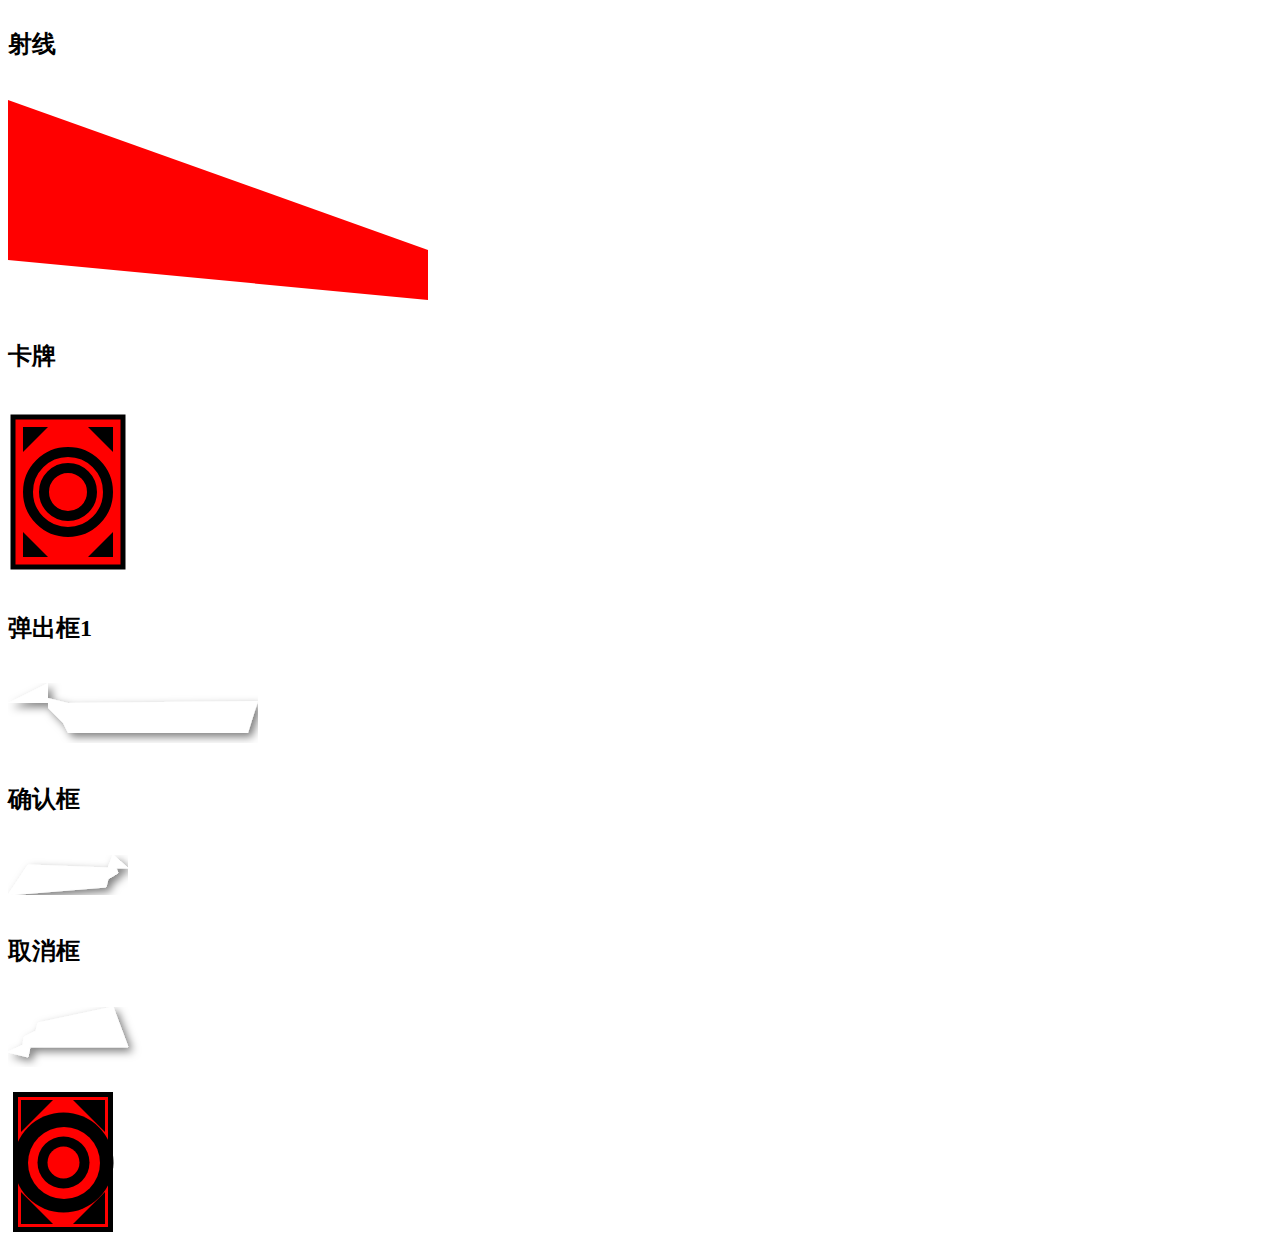
<file: svg/女神异闻录ui素材/预览.html>
<!DOCTYPE html>
<html lang="en">

<head>
  <meta charset="UTF-8">
  <meta name="viewport" content="width=device-width, initial-scale=1.0">
  <title>Document</title>
</head>
<style>
  .svg-container {
    display: flex;
    flex-direction: column;
    gap: 20px;
  }
</style>
<body>
  <div class="svg-container">
    <h2>射线</h2>
    <svg width="420" height="200">
      <path d="M 0 0 L 0 160 L 420 200 L 420 150 Z" fill="red" />
    </svg>
    <h2>卡牌</h2>
    <svg xmlns="http://www.w3.org/2000/svg" width="120" height="160" viewBox="0 0 120 160" fill="red">
      <rect x="0" y="0" width="120" height="160" stroke="white" stroke-width="10"/>
      <rect x="5" y="5" width="110" height="150" stroke="black" stroke-width="5"/>
      <path d="M 15 15 L 40 15 L 15 40 Z" fill="black" />
      <path d="M 105 15 L 80 15 L 105 40 Z" fill="black" />
      <path d="M 15 145 L 40 145 L 15 120 Z" fill="black" />
      <path d="M 105 145 L 80 145 L 105 120 Z" fill="black" />
      <circle cx="60" cy="80" r="40" fill="reds" stroke="black" stroke-width="10" />
      <circle cx="60" cy="80" r="24" fill="reds" stroke="black" stroke-width="10" />
    </svg>
    <h2>弹出框1</h2>
    <svg xmlns="http://www.w3.org/2000/svg" width="250" height="60">
      <defs>
        <filter id="drop-shadow" x="-20%" y="-20%" width="140%" height="140%">
          <feGaussianBlur in="SourceAlpha" stdDeviation="4" />
          <feOffset dx="4" dy="4" result="offsetblur" />
          <feFlood flood-color="rgba(0,0,0,0.5)" />
          <feComposite in2="offsetblur" operator="in" />
          <feMerge>
            <feMergeNode />
            <feMergeNode in="SourceGraphic" />
          </feMerge>
        </filter>
      </defs>
      <path d="M 0 20 L 40 0 L 40 15 L 60 20 L 250 18 L 240 50 L 60 50 L 55 40 L 40 25 L 40 20 Z" fill="white"
        filter="url(#drop-shadow)" />
    </svg>
    <h2>确认框</h2>
    <svg xmlns="http://www.w3.org/2000/svg" width="120" height="40" stroke="white" fill="red">
      <defs>
        <filter id="drop-shadow" x="-20%" y="-20%" width="140%" height="140%">
          <feGaussianBlur in="SourceAlpha" stdDeviation="4" />
          <feOffset dx="4" dy="4" result="offsetblur" />
          <feFlood flood-color="rgba(0,0,0,0.5)" />
          <feComposite in2="offsetblur" operator="in" />
          <feMerge>
            <feMergeNode />
            <feMergeNode in="SourceGraphic" />
          </feMerge>
        </filter>
      </defs>
      <path d="M 0 40 L 20 10 L 100 13 L 105 0 L 120 13 L 108 13 L 110 18 L 100 24 L 98 32 Z" fill="white"
        filter="url(#drop-shadow)" />
    </svg>
    <h2>取消框</h2>
    <svg xmlns="http://www.w3.org/2000/svg" width="250" height="60" stroke="white" fill="red">
      <defs>
        <filter id="drop-shadow" x="-20%" y="-20%" width="140%" height="140%">
          <feGaussianBlur in="SourceAlpha" stdDeviation="4" />
          <feOffset dx="4" dy="4" result="offsetblur" />
          <feFlood flood-color="rgba(0,0,0,0.5)" />
          <feComposite in2="offsetblur" operator="in" />
          <feMerge>
            <feMergeNode />
            <feMergeNode in="SourceGraphic" />
          </feMerge>
        </filter>
      </defs>
      <path d="M 0 45 L 20 50 L 22 40 L 120 40 L 105 0 L 30 16 L 28 24 L 16 30 L 15 38 Z" fill="white" filter="url(#drop-shadow)" />
    </svg>

    <svg class="card" xmlns="http://www.w3.org/2000/svg" xmlns:xlink="http://www.w3.org/1999/xlink" width="110"
        height="150" viewBox="0 0 110 150" fill="none">
        <rect x="0" y="0" width="110" height="149.99999999999997" fill="#FFFFFF">
        </rect>
        <rect x="5" y="5" width="100" height="140" fill="#000000">
        </rect>
        <rect x="10" y="10" width="90" height="130" fill="#FF0000">
        </rect>
        <path d="M97 45L97 13L65 13L97 45Z" fill="#000000">
        </path>
        <path d="M65 137L97.0001 137L97.0001 105L65 137Z" fill="#000000">
        </path>
        <path d="M13 105L13 137L45 137L13 105Z" fill="#000000">
        </path>
        <path d="M44.9999 12.9999L12.9999 12.9999L12.9999 45L44.9999 12.9999Z" fill="#000000">
        </path>
        <circle cx="55.5" cy="75.5" r="50" fill="#000000">
        </circle>
        <circle cx="56" cy="76" r="36" fill="#FF0000">
        </circle>
        <circle cx="55.5" cy="75.5" r="26" fill="#000000">
        </circle>
        <circle cx="55.5" cy="75.5" r="16" fill="#FF0000">
        </circle>
    </svg>
  </div>

</body>

</html>
</file>
<file: 08-进度条-圆/progress.css>
@keyframes progress {
0%{background:conic-gradient(#67C6E3 0%, transparent 0%);}
1%{background:conic-gradient(#67C6E3 1%, transparent 1%);}
2%{background:conic-gradient(#67C6E3 2%, transparent 2%);}
3%{background:conic-gradient(#67C6E3 3%, transparent 3%);}
4%{background:conic-gradient(#67C6E3 4%, transparent 4%);}
5%{background:conic-gradient(#67C6E3 5%, transparent 5%);}
6%{background:conic-gradient(#67C6E3 6%, transparent 6%);}
7%{background:conic-gradient(#67C6E3 7%, transparent 7%);}
8%{background:conic-gradient(#67C6E3 8%, transparent 8%);}
9%{background:conic-gradient(#67C6E3 9%, transparent 9%);}
10%{background:conic-gradient(#67C6E3 10%, transparent 10%);}
11%{background:conic-gradient(#67C6E3 11%, transparent 11%);}
12%{background:conic-gradient(#67C6E3 12%, transparent 12%);}
13%{background:conic-gradient(#67C6E3 13%, transparent 13%);}
14%{background:conic-gradient(#67C6E3 14%, transparent 14%);}
15%{background:conic-gradient(#67C6E3 15%, transparent 15%);}
16%{background:conic-gradient(#67C6E3 16%, transparent 16%);}
17%{background:conic-gradient(#67C6E3 17%, transparent 17%);}
18%{background:conic-gradient(#67C6E3 18%, transparent 18%);}
19%{background:conic-gradient(#67C6E3 19%, transparent 19%);}
20%{background:conic-gradient(#67C6E3 20%, transparent 20%);}
21%{background:conic-gradient(#67C6E3 21%, transparent 21%);}
22%{background:conic-gradient(#67C6E3 22%, transparent 22%);}
23%{background:conic-gradient(#67C6E3 23%, transparent 23%);}
24%{background:conic-gradient(#67C6E3 24%, transparent 24%);}
25%{background:conic-gradient(#67C6E3 25%, transparent 25%);}
26%{background:conic-gradient(#67C6E3 26%, transparent 26%);}
27%{background:conic-gradient(#67C6E3 27%, transparent 27%);}
28%{background:conic-gradient(#67C6E3 28%, transparent 28%);}
29%{background:conic-gradient(#67C6E3 29%, transparent 29%);}
30%{background:conic-gradient(#67C6E3 30%, transparent 30%);}
31%{background:conic-gradient(#67C6E3 31%, transparent 31%);}
32%{background:conic-gradient(#67C6E3 32%, transparent 32%);}
33%{background:conic-gradient(#67C6E3 33%, transparent 33%);}
34%{background:conic-gradient(#67C6E3 34%, transparent 34%);}
35%{background:conic-gradient(#67C6E3 35%, transparent 35%);}
36%{background:conic-gradient(#67C6E3 36%, transparent 36%);}
37%{background:conic-gradient(#67C6E3 37%, transparent 37%);}
38%{background:conic-gradient(#67C6E3 38%, transparent 38%);}
39%{background:conic-gradient(#67C6E3 39%, transparent 39%);}
40%{background:conic-gradient(#67C6E3 40%, transparent 40%);}
41%{background:conic-gradient(#67C6E3 41%, transparent 41%);}
42%{background:conic-gradient(#67C6E3 42%, transparent 42%);}
43%{background:conic-gradient(#67C6E3 43%, transparent 43%);}
44%{background:conic-gradient(#67C6E3 44%, transparent 44%);}
45%{background:conic-gradient(#67C6E3 45%, transparent 45%);}
46%{background:conic-gradient(#67C6E3 46%, transparent 46%);}
47%{background:conic-gradient(#67C6E3 47%, transparent 47%);}
48%{background:conic-gradient(#67C6E3 48%, transparent 48%);}
49%{background:conic-gradient(#67C6E3 49%, transparent 49%);}
50%{background:conic-gradient(#67C6E3 50%, transparent 50%);}
51%{background:conic-gradient(#67C6E3 51%, transparent 51%);}
52%{background:conic-gradient(#67C6E3 52%, transparent 52%);}
53%{background:conic-gradient(#67C6E3 53%, transparent 53%);}
54%{background:conic-gradient(#67C6E3 54%, transparent 54%);}
55%{background:conic-gradient(#67C6E3 55%, transparent 55%);}
56%{background:conic-gradient(#67C6E3 56%, transparent 56%);}
57%{background:conic-gradient(#67C6E3 57%, transparent 57%);}
58%{background:conic-gradient(#67C6E3 58%, transparent 58%);}
59%{background:conic-gradient(#67C6E3 59%, transparent 59%);}
60%{background:conic-gradient(#67C6E3 60%, transparent 60%);}
61%{background:conic-gradient(#67C6E3 61%, transparent 61%);}
62%{background:conic-gradient(#67C6E3 62%, transparent 62%);}
63%{background:conic-gradient(#67C6E3 63%, transparent 63%);}
64%{background:conic-gradient(#67C6E3 64%, transparent 64%);}
65%{background:conic-gradient(#67C6E3 65%, transparent 65%);}
66%{background:conic-gradient(#67C6E3 66%, transparent 66%);}
67%{background:conic-gradient(#67C6E3 67%, transparent 67%);}
68%{background:conic-gradient(#67C6E3 68%, transparent 68%);}
69%{background:conic-gradient(#67C6E3 69%, transparent 69%);}
70%{background:conic-gradient(#67C6E3 70%, transparent 70%);}
71%{background:conic-gradient(#67C6E3 71%, transparent 71%);}
72%{background:conic-gradient(#67C6E3 72%, transparent 72%);}
73%{background:conic-gradient(#67C6E3 73%, transparent 73%);}
74%{background:conic-gradient(#67C6E3 74%, transparent 74%);}
75%{background:conic-gradient(#67C6E3 75%, transparent 75%);}
76%{background:conic-gradient(#67C6E3 76%, transparent 76%);}
77%{background:conic-gradient(#67C6E3 77%, transparent 77%);}
78%{background:conic-gradient(#67C6E3 78%, transparent 78%);}
79%{background:conic-gradient(#67C6E3 79%, transparent 79%);}
80%{background:conic-gradient(#67C6E3 80%, transparent 80%);}
81%{background:conic-gradient(#67C6E3 81%, transparent 81%);}
82%{background:conic-gradient(#67C6E3 82%, transparent 82%);}
83%{background:conic-gradient(#67C6E3 83%, transparent 83%);}
84%{background:conic-gradient(#67C6E3 84%, transparent 84%);}
85%{background:conic-gradient(#67C6E3 85%, transparent 85%);}
86%{background:conic-gradient(#67C6E3 86%, transparent 86%);}
87%{background:conic-gradient(#67C6E3 87%, transparent 87%);}
88%{background:conic-gradient(#67C6E3 88%, transparent 88%);}
89%{background:conic-gradient(#67C6E3 89%, transparent 89%);}
90%{background:conic-gradient(#67C6E3 90%, transparent 90%);}
91%{background:conic-gradient(#67C6E3 91%, transparent 91%);}
92%{background:conic-gradient(#67C6E3 92%, transparent 92%);}
93%{background:conic-gradient(#67C6E3 93%, transparent 93%);}
94%{background:conic-gradient(#67C6E3 94%, transparent 94%);}
95%{background:conic-gradient(#67C6E3 95%, transparent 95%);}
96%{background:conic-gradient(#67C6E3 96%, transparent 96%);}
97%{background:conic-gradient(#67C6E3 97%, transparent 97%);}
98%{background:conic-gradient(#67C6E3 98%, transparent 98%);}
99%{background:conic-gradient(#67C6E3 99%, transparent 99%);}
100%{background:conic-gradient(#67C6E3 100%, transparent 100%);}
}
@keyframes progress01 { 
0%{content: '0%';}
1%{content: '1%';}
2%{content: '2%';}
3%{content: '3%';}
4%{content: '4%';}
5%{content: '5%';}
6%{content: '6%';}
7%{content: '7%';}
8%{content: '8%';}
9%{content: '9%';}
10%{content: '10%';}
11%{content: '11%';}
12%{content: '12%';}
13%{content: '13%';}
14%{content: '14%';}
15%{content: '15%';}
16%{content: '16%';}
17%{content: '17%';}
18%{content: '18%';}
19%{content: '19%';}
20%{content: '20%';}
21%{content: '21%';}
22%{content: '22%';}
23%{content: '23%';}
24%{content: '24%';}
25%{content: '25%';}
26%{content: '26%';}
27%{content: '27%';}
28%{content: '28%';}
29%{content: '29%';}
30%{content: '30%';}
31%{content: '31%';}
32%{content: '32%';}
33%{content: '33%';}
34%{content: '34%';}
35%{content: '35%';}
36%{content: '36%';}
37%{content: '37%';}
38%{content: '38%';}
39%{content: '39%';}
40%{content: '40%';}
41%{content: '41%';}
42%{content: '42%';}
43%{content: '43%';}
44%{content: '44%';}
45%{content: '45%';}
46%{content: '46%';}
47%{content: '47%';}
48%{content: '48%';}
49%{content: '49%';}
50%{content: '50%';}
51%{content: '51%';}
52%{content: '52%';}
53%{content: '53%';}
54%{content: '54%';}
55%{content: '55%';}
56%{content: '56%';}
57%{content: '57%';}
58%{content: '58%';}
59%{content: '59%';}
60%{content: '60%';}
61%{content: '61%';}
62%{content: '62%';}
63%{content: '63%';}
64%{content: '64%';}
65%{content: '65%';}
66%{content: '66%';}
67%{content: '67%';}
68%{content: '68%';}
69%{content: '69%';}
70%{content: '70%';}
71%{content: '71%';}
72%{content: '72%';}
73%{content: '73%';}
74%{content: '74%';}
75%{content: '75%';}
76%{content: '76%';}
77%{content: '77%';}
78%{content: '78%';}
79%{content: '79%';}
80%{content: '80%';}
81%{content: '81%';}
82%{content: '82%';}
83%{content: '83%';}
84%{content: '84%';}
85%{content: '85%';}
86%{content: '86%';}
87%{content: '87%';}
88%{content: '88%';}
89%{content: '89%';}
90%{content: '90%';}
91%{content: '91%';}
92%{content: '92%';}
93%{content: '93%';}
94%{content: '94%';}
95%{content: '95%';}
96%{content: '96%';}
97%{content: '97%';}
98%{content: '98%';}
99%{content: '99%';}
100%{content: '100%';}
}
@keyframes progress02 {
    to{
        transform: rotate(0deg);
    }
}
@keyframes progress03 {
    to{
        transform: rotate(0deg);
    }
}
</file>
